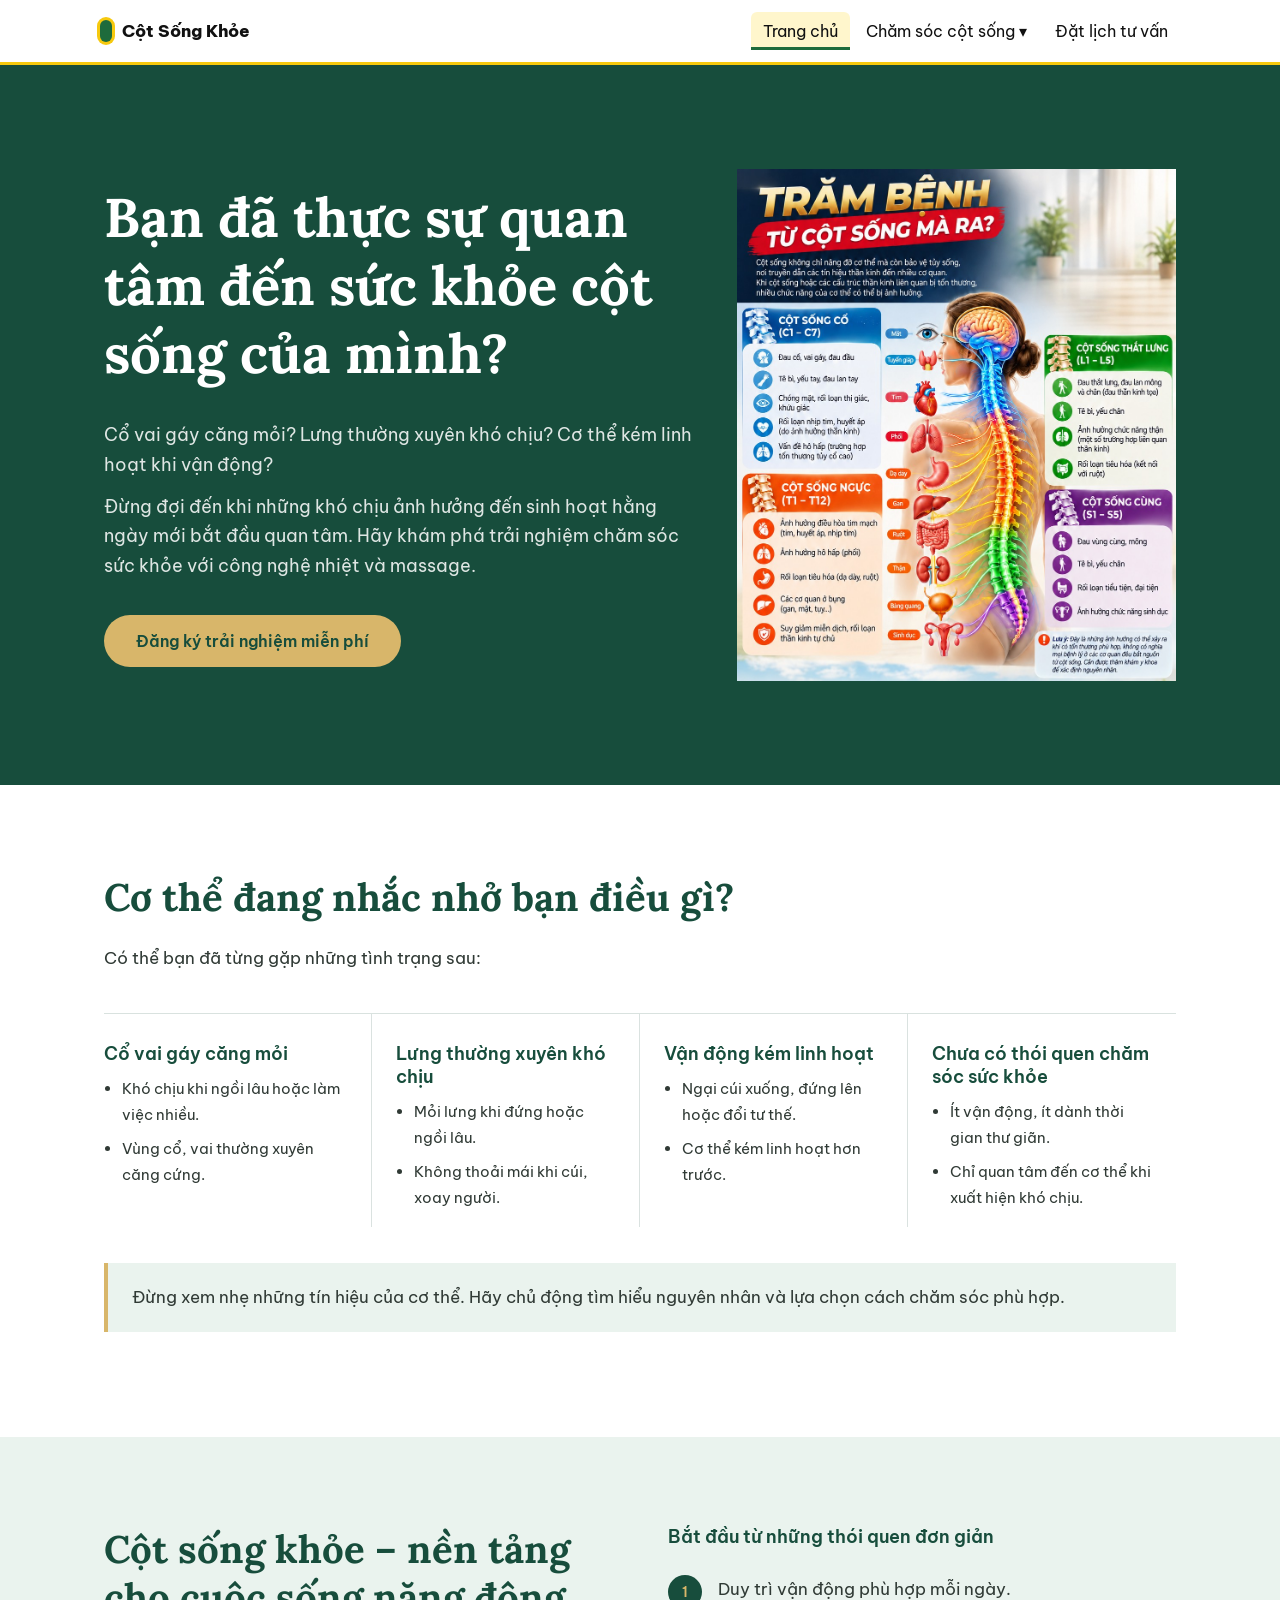
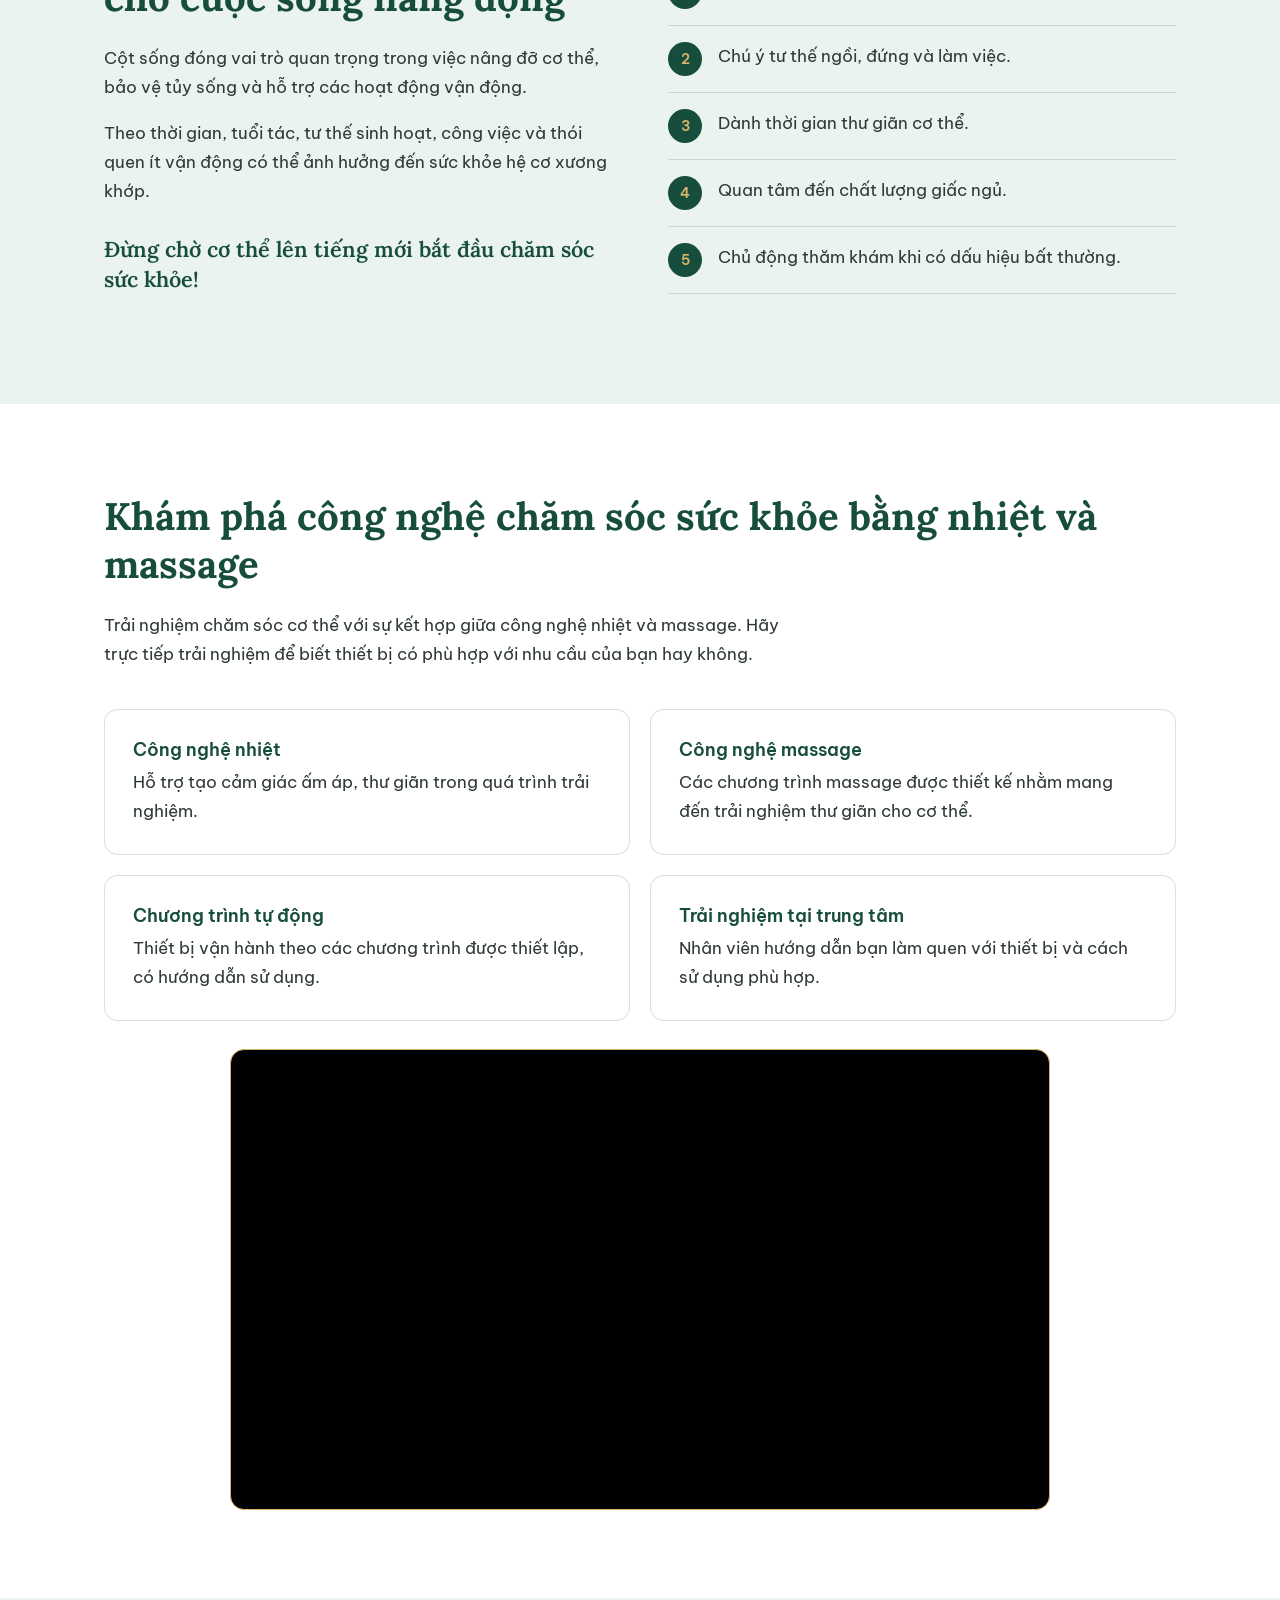
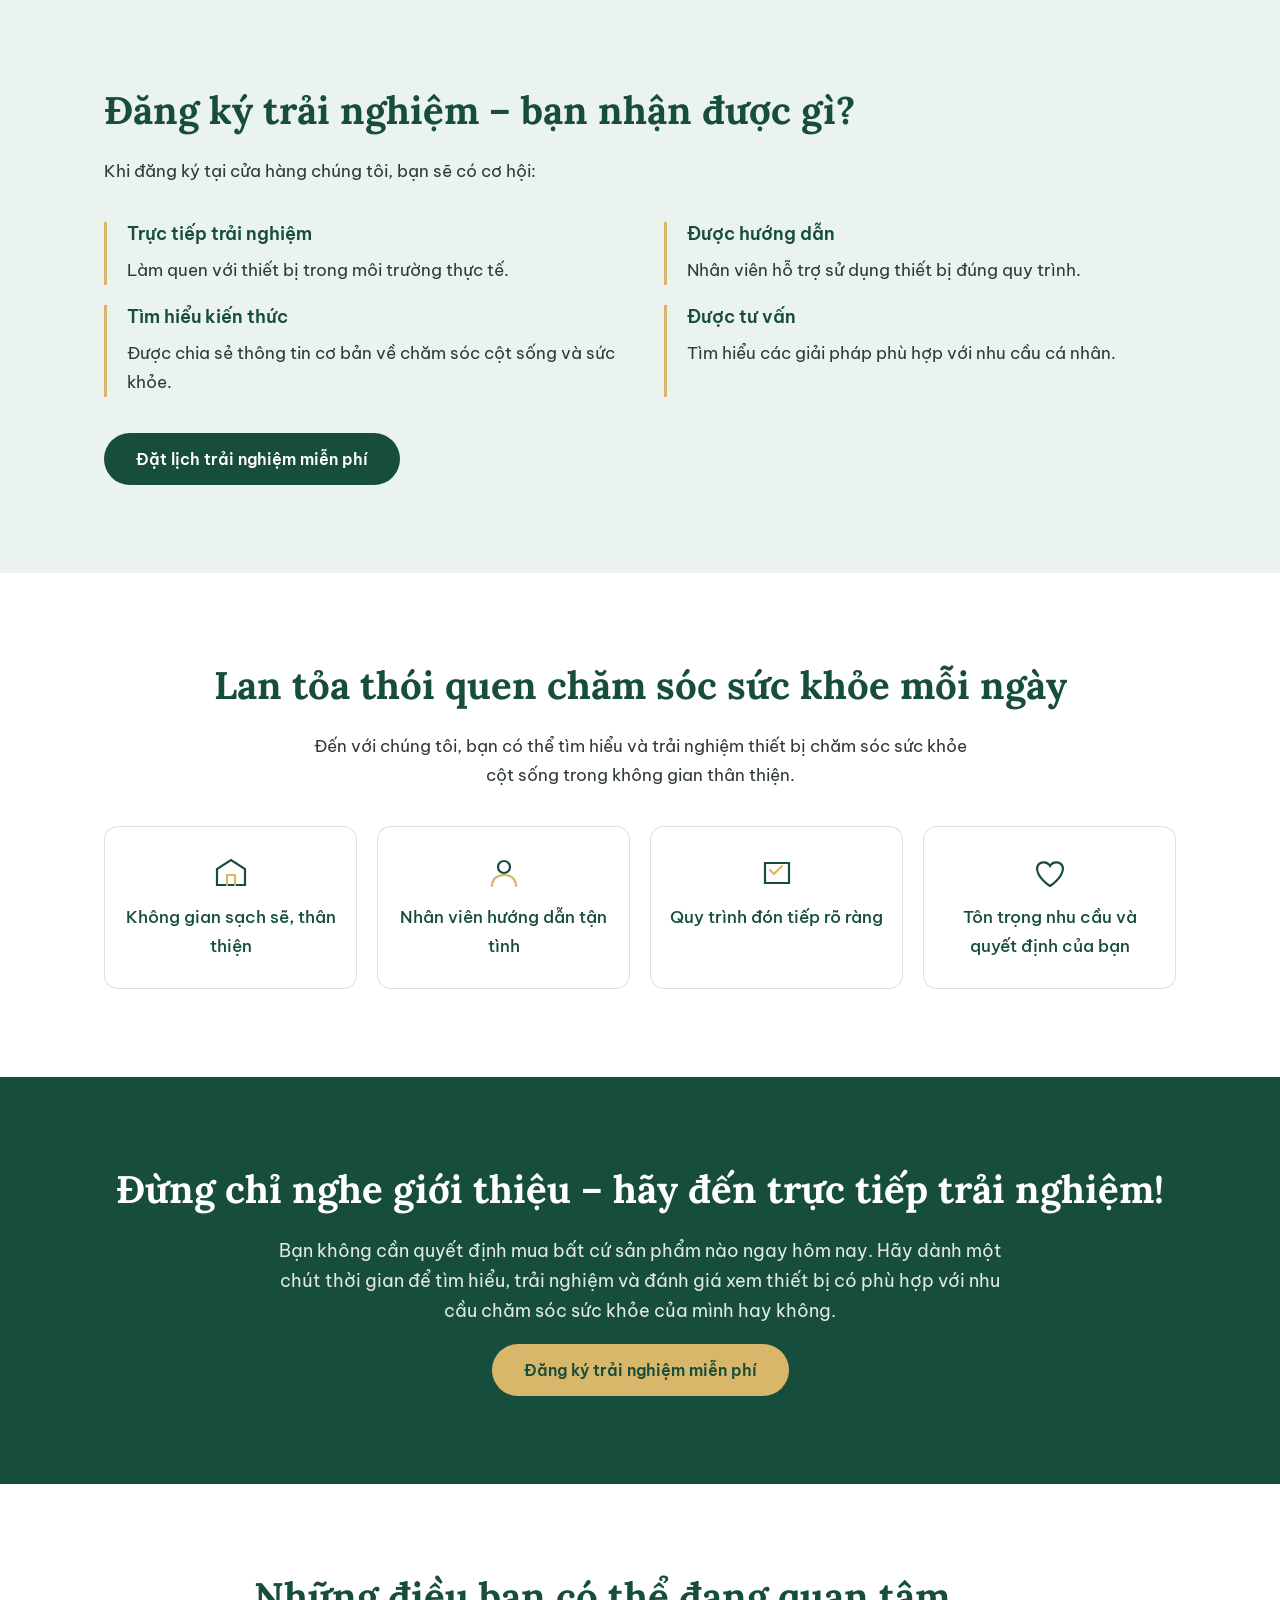
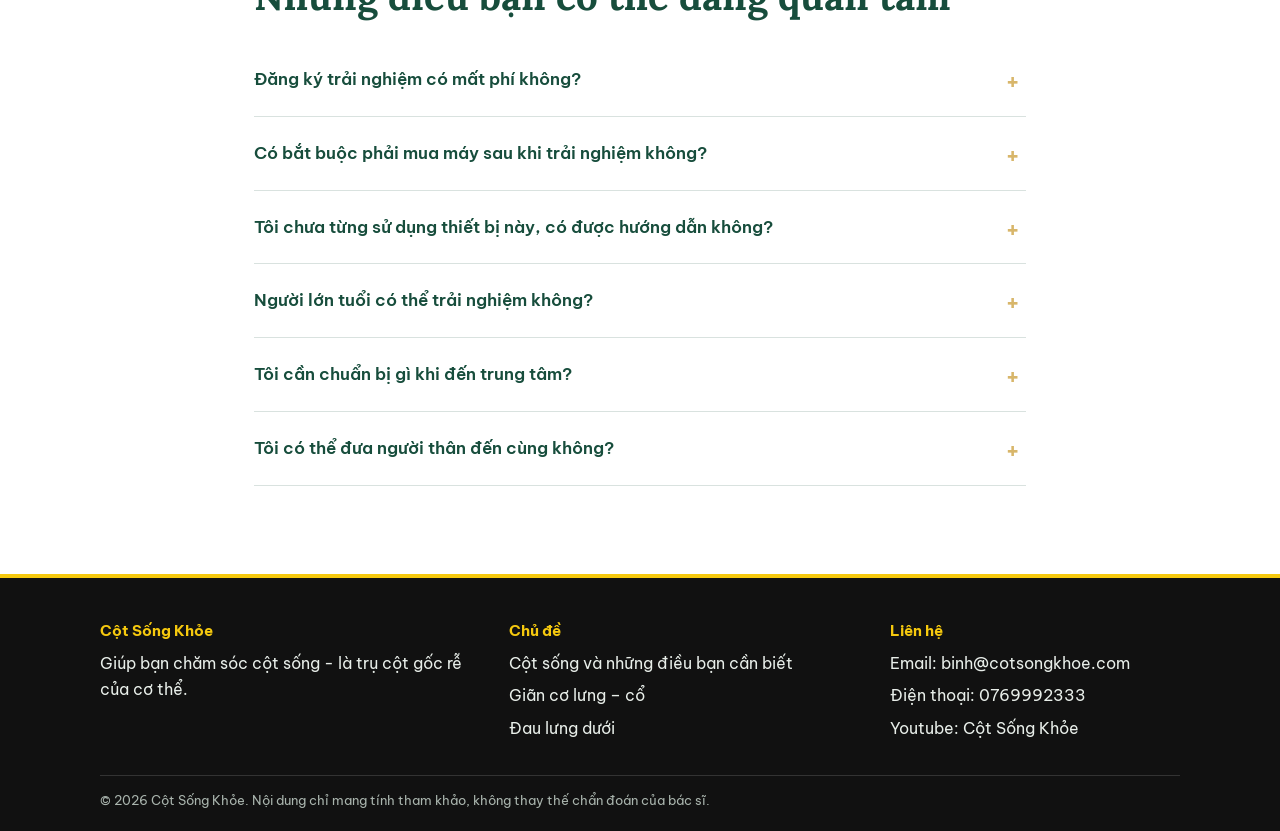
<file: index.html>
<!DOCTYPE html>
<html lang="vi">
<head>
<meta charset="utf-8">
<meta name="viewport" content="width=device-width, initial-scale=1, viewport-fit=cover">
<title>Trải nghiệm chăm sóc cột sống miễn phí – Nha Trang</title>
<link rel="preconnect" href="https://fonts.googleapis.com">
<link rel="stylesheet" href="/site.css">
<link href="https://fonts.googleapis.com/css2?family=Be+Vietnam+Pro:wght@400;500;600&family=Lora:wght@500;600;700&display=swap" rel="stylesheet">
<style>
:root{--green:#174D3C;--white:#FFFFFF;--gold:#D8B66A;--mint:#EAF3EE;--ink:#303A35;--line:rgba(23,77,60,.16);
--serif:'Lora',Georgia,'Times New Roman',serif;--sans:'Be Vietnam Pro',system-ui,-apple-system,'Segoe UI',sans-serif;
box-sizing:border-box;padding-top:env(safe-area-inset-top,0px);padding-bottom:env(safe-area-inset-bottom,0px);color-scheme:light}
html{scroll-behavior:smooth;scroll-padding-top:calc(env(safe-area-inset-top,0px) + 76px)}
*,*::before,*::after{box-sizing:inherit}
body{margin:0;background:var(--white);color:var(--ink);font:400 17px/1.7 var(--sans)}
h1,h2,h3{font-family:var(--serif);color:var(--green);line-height:1.25;margin:0 0 .6em}
h1{font-size:clamp(2rem,5vw,3.4rem);color:var(--white)}
h2{font-size:clamp(1.6rem,3.4vw,2.4rem)}
h3{font-size:1.15rem;font-family:var(--sans);font-weight:600}
p{margin:0 0 1em;max-width:62ch}
a{color:inherit}
:focus-visible{outline:3px solid var(--gold);outline-offset:3px}
.wrap{max-width:1120px;margin:0 auto;padding:0 24px}
section{padding:88px 0}
.btn{display:inline-block;background:var(--gold);color:var(--green);font:600 1rem var(--sans);padding:16px 32px;border-radius:999px;text-decoration:none;border:0;cursor:pointer;transition:transform .2s,background .2s}
.btn:hover{background:#e4c783;transform:translateY(-2px)}
.btn.dark{background:var(--green);color:var(--white)}
.btn.dark:hover{background:#1f604b}
.mint{background:var(--mint)}
.center{text-align:center}.center p{margin-inline:auto}

/* hero */
.hero{background:var(--green);color:var(--white);padding:0;overflow:hidden}
.hero .wrap{display:grid;grid-template-columns:1.15fr .85fr;gap:40px;align-items:center;min-height:min(86vh,720px);padding-top:64px;padding-bottom:64px}
.hero .brand{font:500 .95rem var(--sans);color:var(--gold);margin-bottom:24px}
.hero p{color:rgba(255,255,255,.86);font-size:1.1rem}
.hero .lead{margin-bottom:12px}
.hero .btn{margin-top:16px}
.spine{width:100%;max-width:600px;height: auto;display:block}
.spine .bone{animation:glow 3.2s ease-in-out infinite}
@keyframes glow{50%{opacity:.45}}

/* problems */
.grid4{display:grid;grid-template-columns:repeat(4,1fr);gap:0;margin-top:40px;border-top:1px solid var(--line)}
.prob{padding:28px 24px 8px 0;border-right:1px solid var(--line);padding-left:24px}
.prob:first-child{padding-left:0}.prob:last-child{border-right:0}
.prob svg{width:44px;height:44px;margin-bottom:12px}
.prob ul{margin:0;padding-left:18px;font-size:.96rem}
.prob li{margin-bottom:8px}
.note{margin-top:36px;padding:20px 24px;border-left:4px solid var(--gold);background:var(--mint);max-width:none}

/* education */
.edu{display:grid;grid-template-columns:1fr 1fr;gap:56px;align-items:start}
.habits{list-style:none;margin:0;padding:0;counter-reset:h}
.habits li{counter-increment:h;display:flex;gap:16px;padding:16px 0;border-bottom:1px solid var(--line)}
.habits li::before{content:counter(h);flex:none;width:34px;height:34px;border-radius:50%;background:var(--green);color:var(--gold);display:grid;place-items:center;font:600 .9rem var(--sans)}
.quote{font:600 1.35rem/1.4 var(--serif);color:var(--green);margin-top:28px}

/* solution */
.feat{display:grid;grid-template-columns:repeat(2,1fr);gap:20px;margin-top:40px}
.feat div{background:var(--white);border:1px solid var(--line);border-radius:14px;padding:28px}
.feat h3{margin-bottom:.4em}
.feat p{margin:0}

/* benefits */
.ben{display:grid;grid-template-columns:repeat(2,1fr);gap:20px 48px;margin:36px 0}
.ben div{padding-left:20px;border-left:3px solid var(--gold)}
.ben p{margin:0}
.badge{display:inline-block;background:var(--green);color:var(--white);padding:10px 20px;border-radius:8px;font-weight:500;margin-bottom:12px}

/* trust */
.trust{display:grid;grid-template-columns:repeat(4,1fr);gap:20px;margin-top:36px}
.trust div{text-align:center;padding:28px 16px;border:1px solid var(--line);border-radius:14px;background:var(--white);font-weight:500;color:var(--green)}
.trust svg{width:36px;height:36px;display:block;margin:0 auto 12px}
.ph{margin-top:28px;border:1.5px dashed var(--gold);border-radius:14px;padding:28px;text-align:center;font-size:.95rem;background:rgba(216,182,106,.1)}

/* cta */
.cta{background:var(--green);color:var(--white)}
.cta h2{color:var(--white)}
.cta p{color:rgba(255,255,255,.88);font-size:1.1rem}

/* faq */
details{border-bottom:1px solid var(--line);padding:4px 0}
summary{cursor:pointer;font-weight:600;color:var(--green);padding:18px 40px 18px 0;list-style:none;position:relative}
summary::-webkit-details-marker{display:none}
summary::after{content:"+";position:absolute;right:6px;top:14px;font-size:1.5rem;color:var(--gold);transition:transform .25s}
details[open] summary::after{transform:rotate(45deg)}
details p{padding-bottom:12px}

@media(max-width:900px){
 section{padding:64px 0}
 .hero .wrap{grid-template-columns:1fr;min-height:0}
 .spine{max-width:100%;order:0;margin-top:8px;border-radius:12px}
 .grid4{grid-template-columns:1fr 1fr}
 .prob{padding:24px 16px 8px}.prob:first-child{padding-left:16px}
 .prob:nth-child(2){border-right:0}
 .prob:nth-child(-n+2){border-bottom:1px solid var(--line)}
 .edu,.feat,.ben{grid-template-columns:1fr}
 .trust{grid-template-columns:1fr 1fr}
}
@media(max-width:520px){.grid4{grid-template-columns:1fr}.prob{border-right:0;border-bottom:1px solid var(--line);padding-left:0!important}}
@media(prefers-reduced-motion:reduce){.spine .bone{animation:none}html{scroll-behavior:auto}.btn{transition:none}}
 .video{
  position:relative;
  aspect-ratio:16/9;
  width:100%;
  max-width:820px;
  margin:28px auto 0;
  border-radius:14px;
  overflow:hidden;
  border:1.5px solid var(--gold);
  background:#000;
}
.video iframe{
  position:absolute;
  inset:0;
  width:100%;
  height:100%;
  border:0;
}
</style>
</head>
<body>

<div id="site-header"></div>

<header class="hero">
 <div class="wrap">
  <div>
   <h1>Bạn đã thực sự quan tâm đến sức khỏe cột sống của mình?</h1>
   <p class="lead">Cổ vai gáy căng mỏi? Lưng thường xuyên khó chịu? Cơ thể kém linh hoạt khi vận động?</p>
   <p>Đừng đợi đến khi những khó chịu ảnh hưởng đến sinh hoạt hằng ngày mới bắt đầu quan tâm. Hãy khám phá trải nghiệm chăm sóc sức khỏe với công nghệ nhiệt và massage.</p>
   <a class="btn" href="/lien-he.html">Đăng ký trải nghiệm miễn phí</a>
  </div>
  <img class="spine" src="/Images/tram-benh-tu-cot-song-1.jpg" alt="Minh họa cột sống">
 </div>
</header>

<section>
 <div class="wrap">
  <h2>Cơ thể đang nhắc nhở bạn điều gì?</h2>
  <p>Có thể bạn đã từng gặp những tình trạng sau:</p>
  <div class="grid4">
   <div class="prob">
    <h3>Cổ vai gáy căng mỏi</h3>
    <ul><li>Khó chịu khi ngồi lâu hoặc làm việc nhiều.</li><li>Vùng cổ, vai thường xuyên căng cứng.</li></ul>
   </div>
   <div class="prob">
    <h3>Lưng thường xuyên khó chịu</h3>
    <ul><li>Mỏi lưng khi đứng hoặc ngồi lâu.</li><li>Không thoải mái khi cúi, xoay người.</li></ul>
   </div>
   <div class="prob">
    <h3>Vận động kém linh hoạt</h3>
    <ul><li>Ngại cúi xuống, đứng lên hoặc đổi tư thế.</li><li>Cơ thể kém linh hoạt hơn trước.</li></ul>
   </div>
   <div class="prob">
    <h3>Chưa có thói quen chăm sóc sức khỏe</h3>
    <ul><li>Ít vận động, ít dành thời gian thư giãn.</li><li>Chỉ quan tâm đến cơ thể khi xuất hiện khó chịu.</li></ul>
   </div>
  </div>
  <p class="note">Đừng xem nhẹ những tín hiệu của cơ thể. Hãy chủ động tìm hiểu nguyên nhân và lựa chọn cách chăm sóc phù hợp.</p>
 </div>
</section>

<section class="mint">
 <div class="wrap edu">
  <div>
   <h2>Cột sống khỏe – nền tảng cho cuộc sống năng động</h2>
   <p>Cột sống đóng vai trò quan trọng trong việc nâng đỡ cơ thể, bảo vệ tủy sống và hỗ trợ các hoạt động vận động.</p>
   <p>Theo thời gian, tuổi tác, tư thế sinh hoạt, công việc và thói quen ít vận động có thể ảnh hưởng đến sức khỏe hệ cơ xương khớp.</p>
   <p class="quote">Đừng chờ cơ thể lên tiếng mới bắt đầu chăm sóc sức khỏe!</p>
  </div>
  <div>
   <h3>Bắt đầu từ những thói quen đơn giản</h3>
   <ul class="habits">
    <li>Duy trì vận động phù hợp mỗi ngày.</li>
    <li>Chú ý tư thế ngồi, đứng và làm việc.</li>
    <li>Dành thời gian thư giãn cơ thể.</li>
    <li>Quan tâm đến chất lượng giấc ngủ.</li>
    <li>Chủ động thăm khám khi có dấu hiệu bất thường.</li>
   </ul>
  </div>
 </div>
</section>

<section>
 <div class="wrap">
  <h2>Khám phá công nghệ chăm sóc sức khỏe bằng nhiệt và massage</h2>
  <p>Trải nghiệm chăm sóc cơ thể với sự kết hợp giữa công nghệ nhiệt và massage. Hãy trực tiếp trải nghiệm để biết thiết bị có phù hợp với nhu cầu của bạn hay không.</p>
  <div class="feat">
   <div><h3>Công nghệ nhiệt</h3><p>Hỗ trợ tạo cảm giác ấm áp, thư giãn trong quá trình trải nghiệm.</p></div>
   <div><h3>Công nghệ massage</h3><p>Các chương trình massage được thiết kế nhằm mang đến trải nghiệm thư giãn cho cơ thể.</p></div>
   <div><h3>Chương trình tự động</h3><p>Thiết bị vận hành theo các chương trình được thiết lập, có hướng dẫn sử dụng.</p></div>
   <div><h3>Trải nghiệm tại trung tâm</h3><p>Nhân viên hướng dẫn bạn làm quen với thiết bị và cách sử dụng phù hợp.</p></div>
  </div>
  <div class="video">
  <iframe src="https://www.youtube.com/embed/videoseries?list=PLRM0V04ns9STuxp0DXYKiuAn6XkUgAwUK"
          title="Video giới thiệu trải nghiệm chăm sóc cột sống"
          loading="lazy"
          allow="accelerometer; autoplay; clipboard-write; encrypted-media; gyroscope; picture-in-picture"
          allowfullscreen></iframe>
 </div>
 </div>
</section>

<section class="mint">
 <div class="wrap">
  <h2>Đăng ký trải nghiệm – bạn nhận được gì?</h2>
  <p>Khi đăng ký tại cửa hàng chúng tôi, bạn sẽ có cơ hội:</p>
  <div class="ben">
   <div><h3>Trực tiếp trải nghiệm</h3><p>Làm quen với thiết bị trong môi trường thực tế.</p></div>
   <div><h3>Được hướng dẫn</h3><p>Nhân viên hỗ trợ sử dụng thiết bị đúng quy trình.</p></div>
   <div><h3>Tìm hiểu kiến thức</h3><p>Được chia sẻ thông tin cơ bản về chăm sóc cột sống và sức khỏe.</p></div>
   <div><h3>Được tư vấn</h3><p>Tìm hiểu các giải pháp phù hợp với nhu cầu cá nhân.</p></div>
  </div>
  <a class="btn dark" href="/lien-he.html">Đặt lịch trải nghiệm miễn phí</a>
 </div>
</section>

<section>
 <div class="wrap center">
  <h2>Lan tỏa thói quen chăm sóc sức khỏe mỗi ngày</h2>
  <p>Đến với chúng tôi, bạn có thể tìm hiểu và trải nghiệm thiết bị chăm sóc sức khỏe cột sống trong không gian thân thiện.</p>
  <div class="trust">
   <div><svg viewBox="0 0 36 36" fill="none" stroke="#174D3C" stroke-width="2.2" stroke-linecap="round"><path d="M4 30V14l14-9 14 9v16z"/><path d="M14 30V20h8v10" stroke="#D8B66A"/></svg>Không gian sạch sẽ, thân thiện</div>
   <div><svg viewBox="0 0 36 36" fill="none" stroke="#174D3C" stroke-width="2.2" stroke-linecap="round"><circle cx="18" cy="12" r="6"/><path d="M6 31c0-7 5-11 12-11s12 4 12 11" stroke="#D8B66A"/></svg>Nhân viên hướng dẫn tận tình</div>
   <div><svg viewBox="0 0 36 36" fill="none" stroke="#174D3C" stroke-width="2.2" stroke-linecap="round"><path d="M6 8h24v20H6z"/><path d="M11 15l4 4 8-8" stroke="#D8B66A"/></svg>Quy trình đón tiếp rõ ràng</div>
   <div><svg viewBox="0 0 36 36" fill="none" stroke="#174D3C" stroke-width="2.2" stroke-linecap="round"><path d="M18 31S5 23 5 13a7 7 0 0113-2 7 7 0 0113 2c0 10-13 18-13 18z"/></svg>Tôn trọng nhu cầu và quyết định của bạn</div>
  </div>
 </div>
</section>

<section class="cta">
 <div class="wrap center">
  <h2>Đừng chỉ nghe giới thiệu – hãy đến trực tiếp trải nghiệm!</h2>
  <p>Bạn không cần quyết định mua bất cứ sản phẩm nào ngay hôm nay. Hãy dành một chút thời gian để tìm hiểu, trải nghiệm và đánh giá xem thiết bị có phù hợp với nhu cầu chăm sóc sức khỏe của mình hay không.</p>
  <a class="btn" href="/lien-he.html">Đăng ký trải nghiệm miễn phí</a>
 </div>
</section>

<section>
 <div class="wrap" style="max-width:820px">
  <h2>Những điều bạn có thể đang quan tâm</h2>
  <details><summary>Đăng ký trải nghiệm có mất phí không?</summary><p>Không. Trung tâm áp dụng chương trình trải nghiệm miễn phí theo điều kiện chương trình hiện hành.</p></details>
  <details><summary>Có bắt buộc phải mua máy sau khi trải nghiệm không?</summary><p>Không. Bạn có toàn quyền tìm hiểu, trải nghiệm và quyết định mua hay không.</p></details>
  <details><summary>Tôi chưa từng sử dụng thiết bị này, có được hướng dẫn không?</summary><p>Có. Nhân viên sẽ hướng dẫn bạn làm quen và sử dụng thiết bị theo quy trình.</p></details>
  <details><summary>Người lớn tuổi có thể trải nghiệm không?</summary><p>Tùy tình trạng sức khỏe và hướng dẫn sử dụng của thiết bị. Trung tâm sẽ trao đổi trước để đánh giá mức độ phù hợp; một số trường hợp cần hỏi ý kiến bác sĩ.</p></details>
  <details><summary>Tôi cần chuẩn bị gì khi đến trung tâm?</summary><p>Bạn chỉ cần đặt lịch trước và đến theo thời gian đã xác nhận.</p></details>
  <details><summary>Tôi có thể đưa người thân đến cùng không?</summary><p>Có thể đăng ký cho người thân cùng đến trải nghiệm. Vui lòng trao đổi trước với nhân viên để sắp xếp lịch.</p></details>
 </div>
</section>
  
<div id="site-footer"></div>
<script src="/site.js"></script>
</body>
</html>
</file>
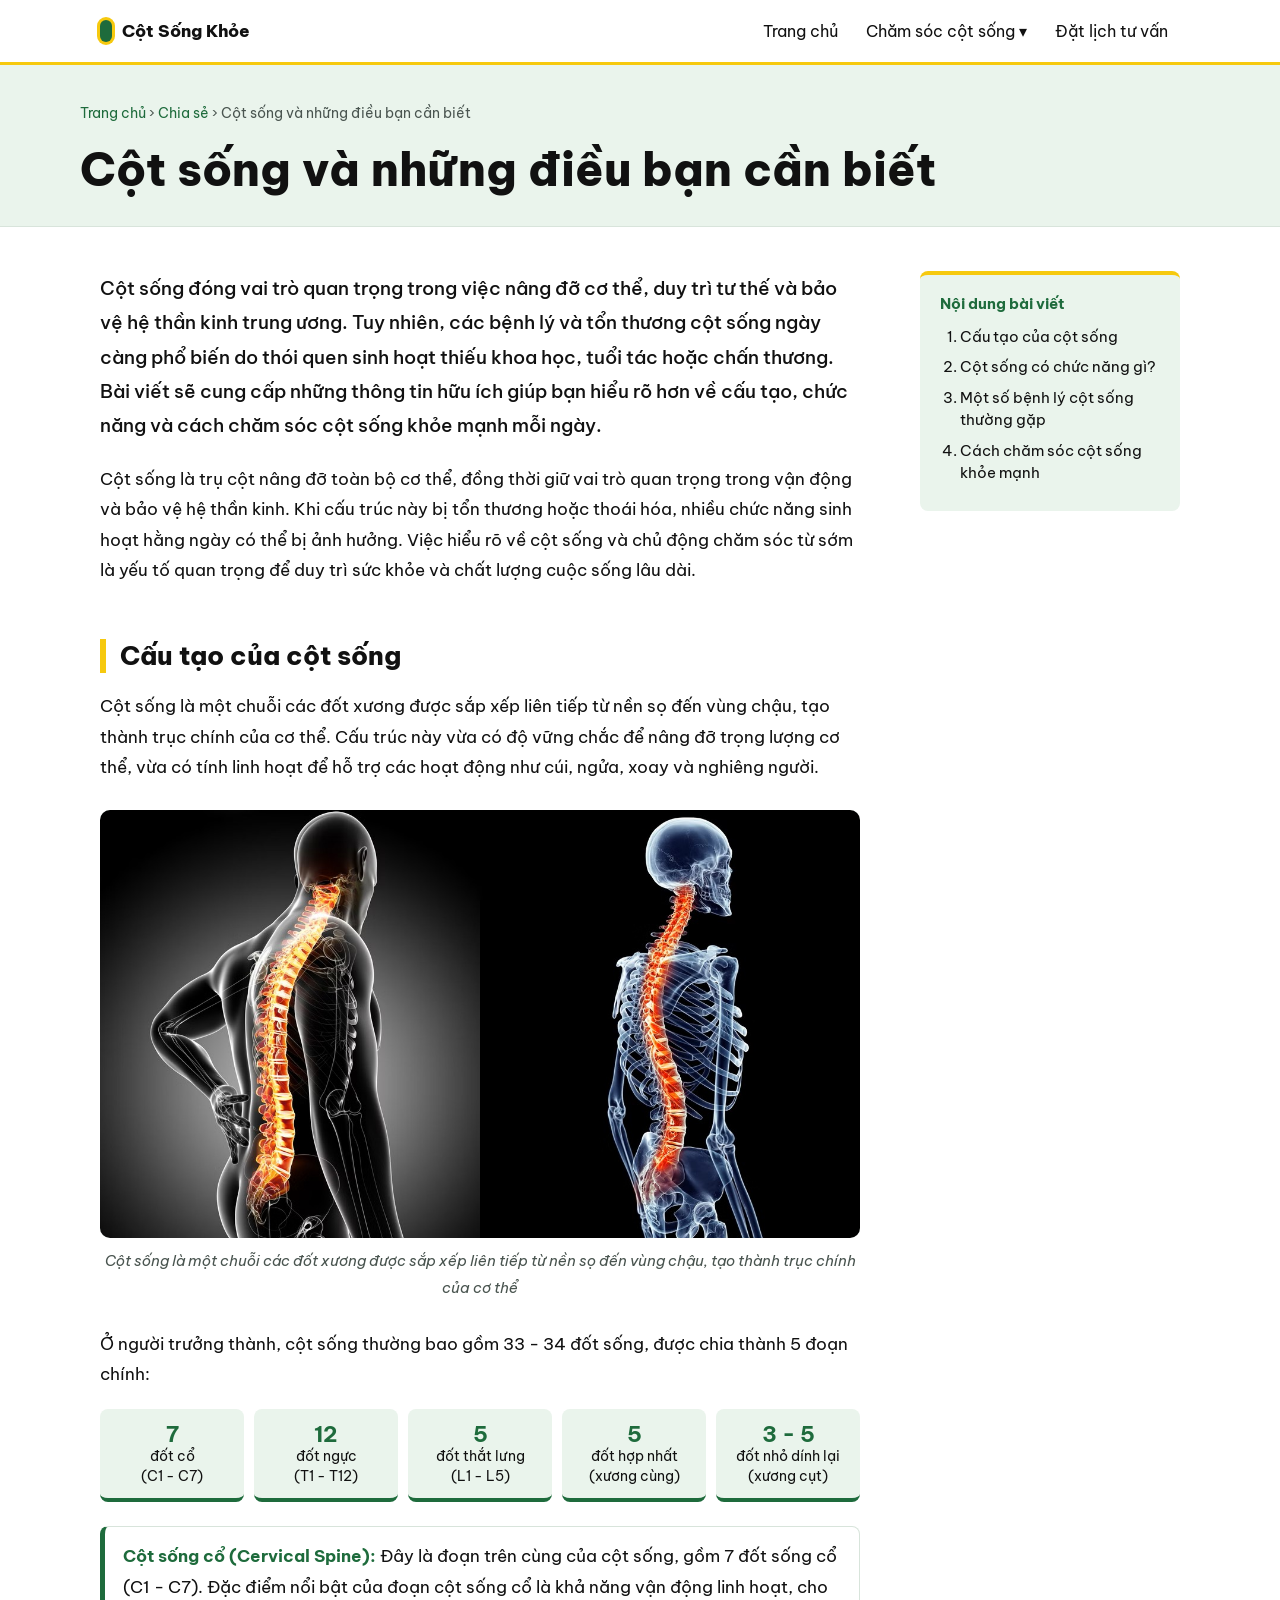
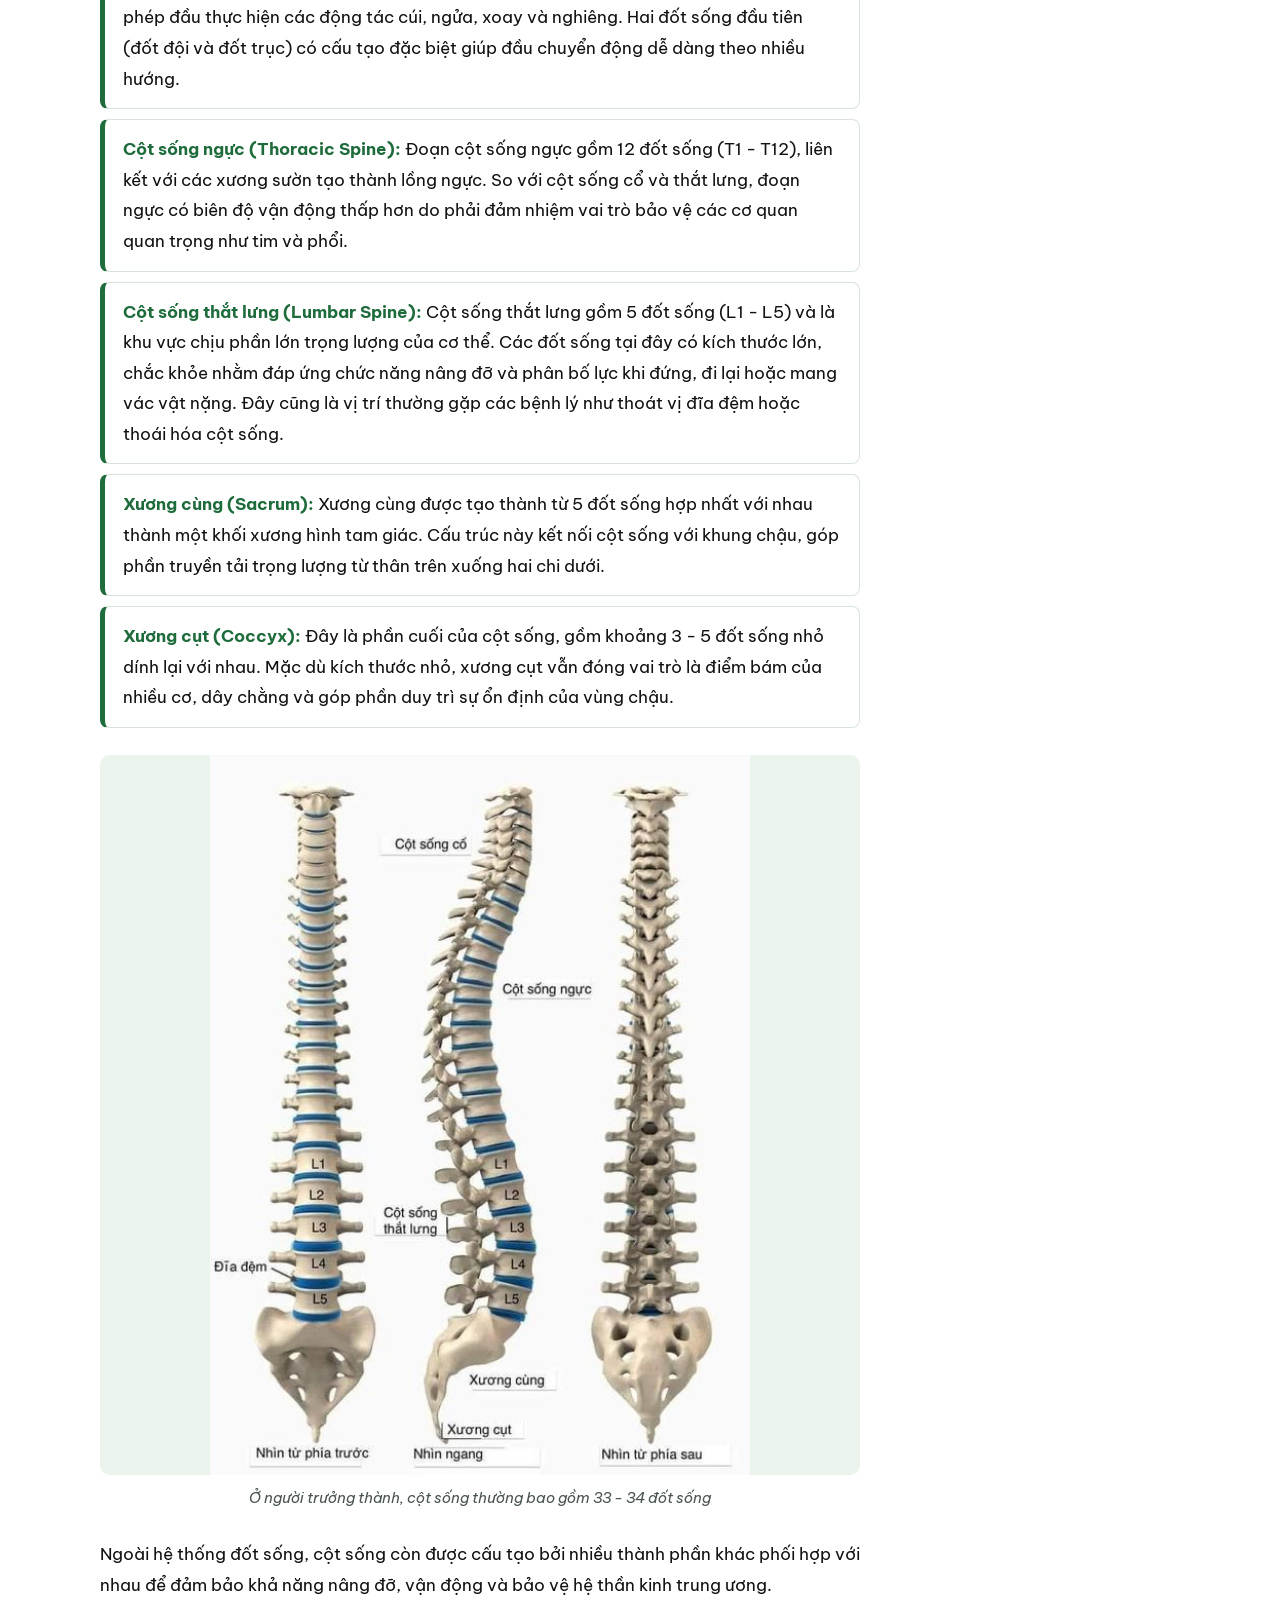
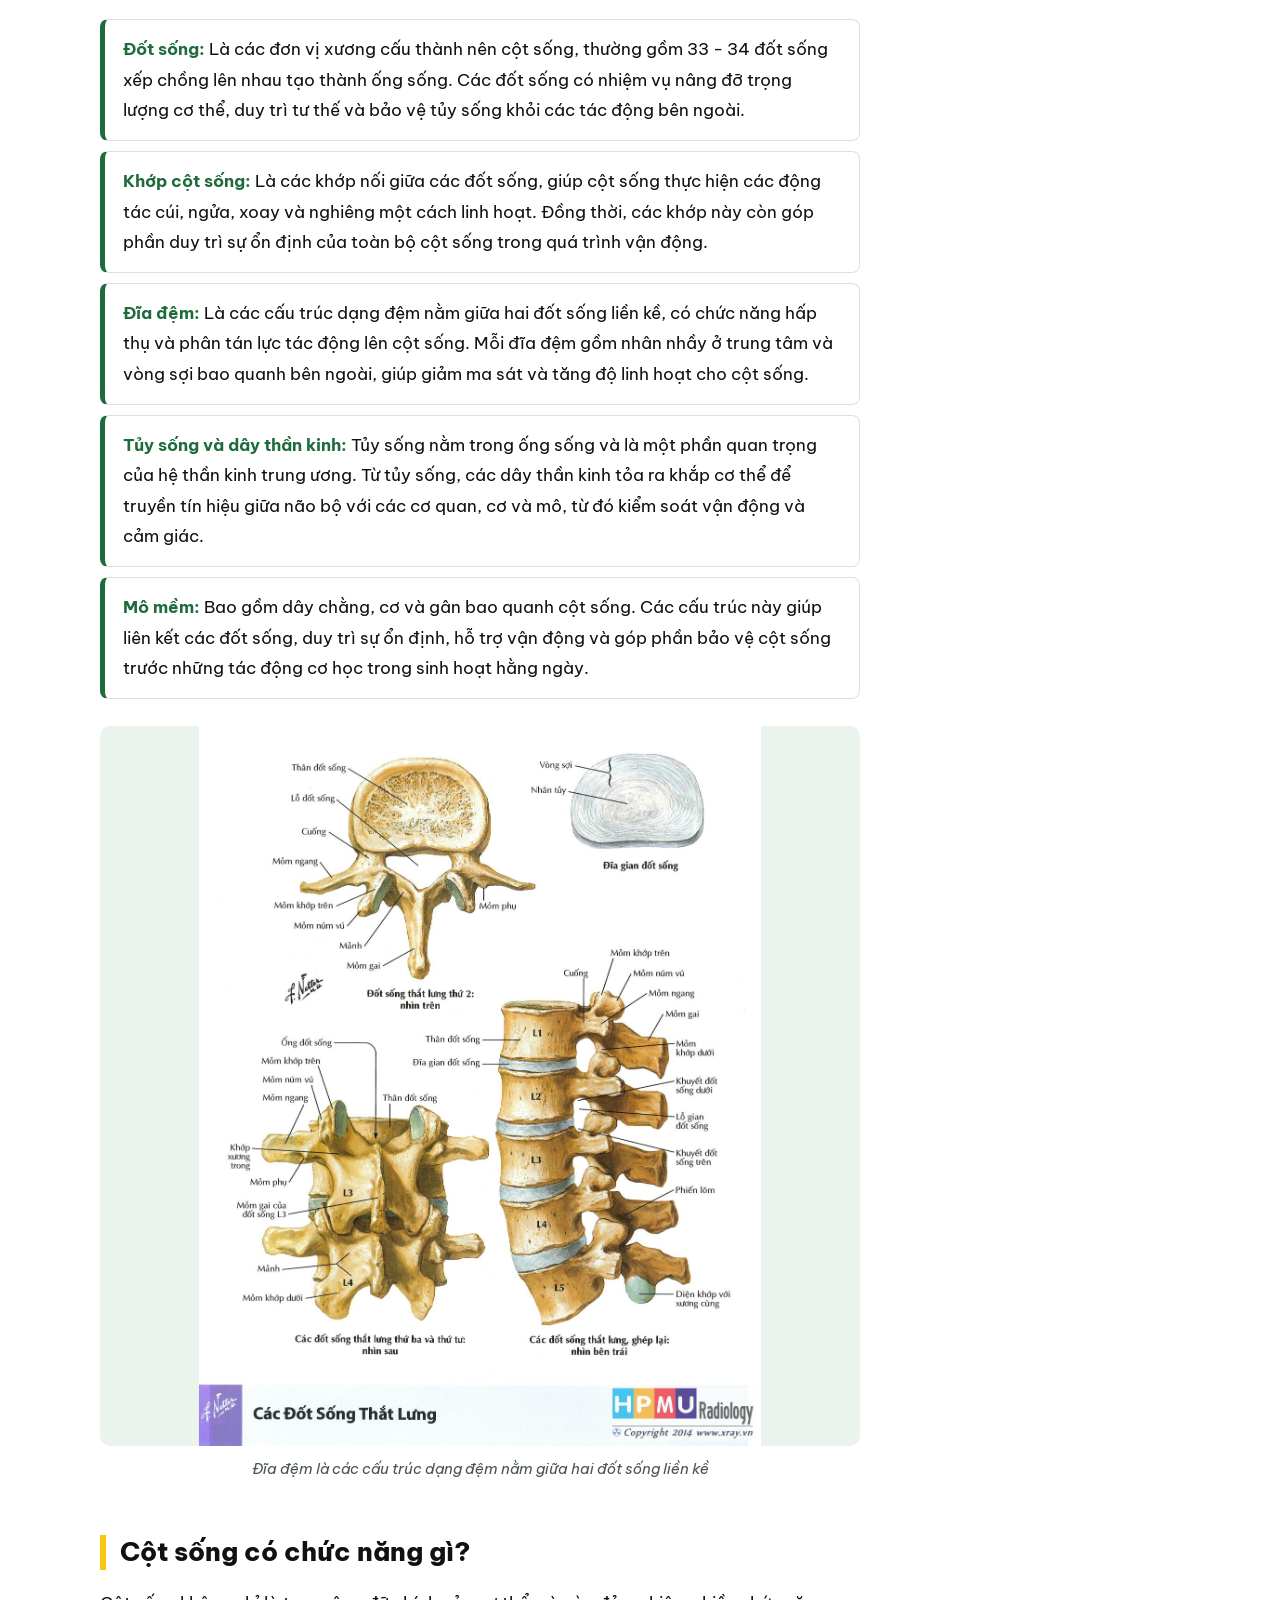
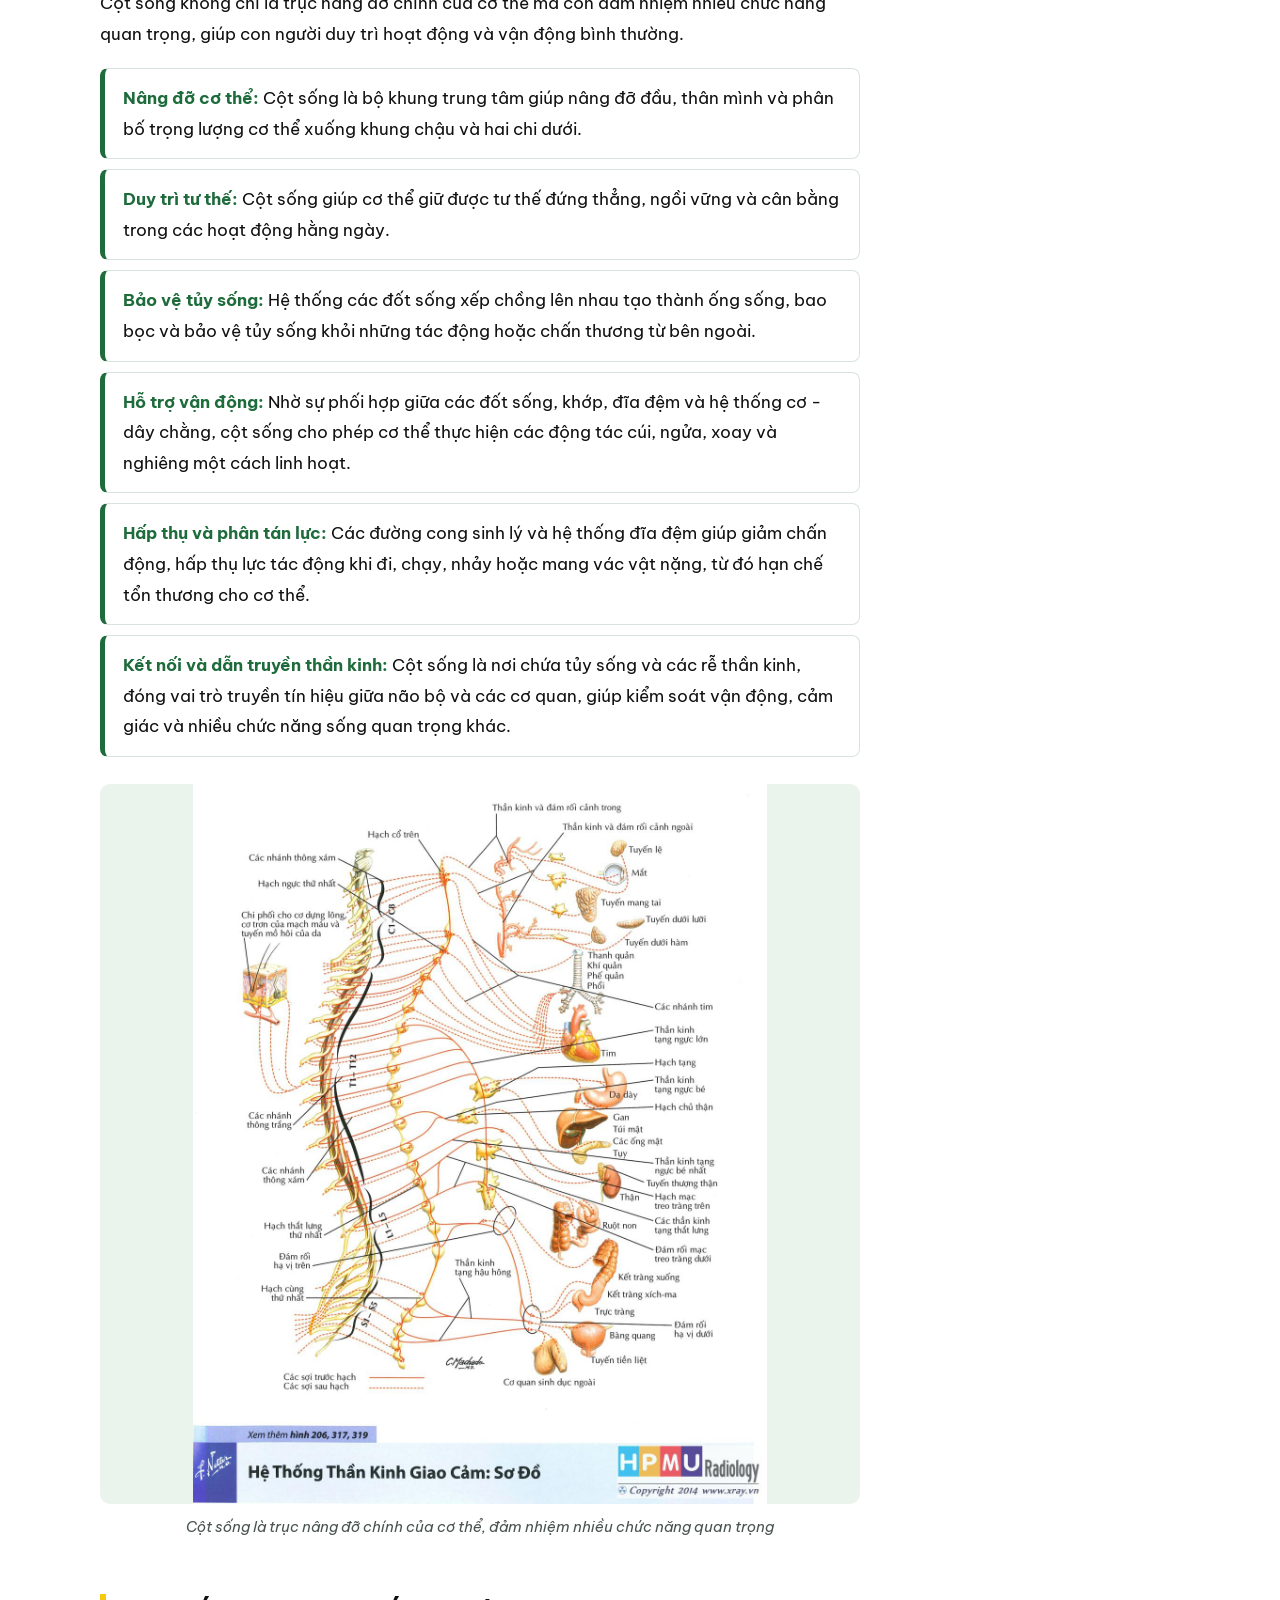
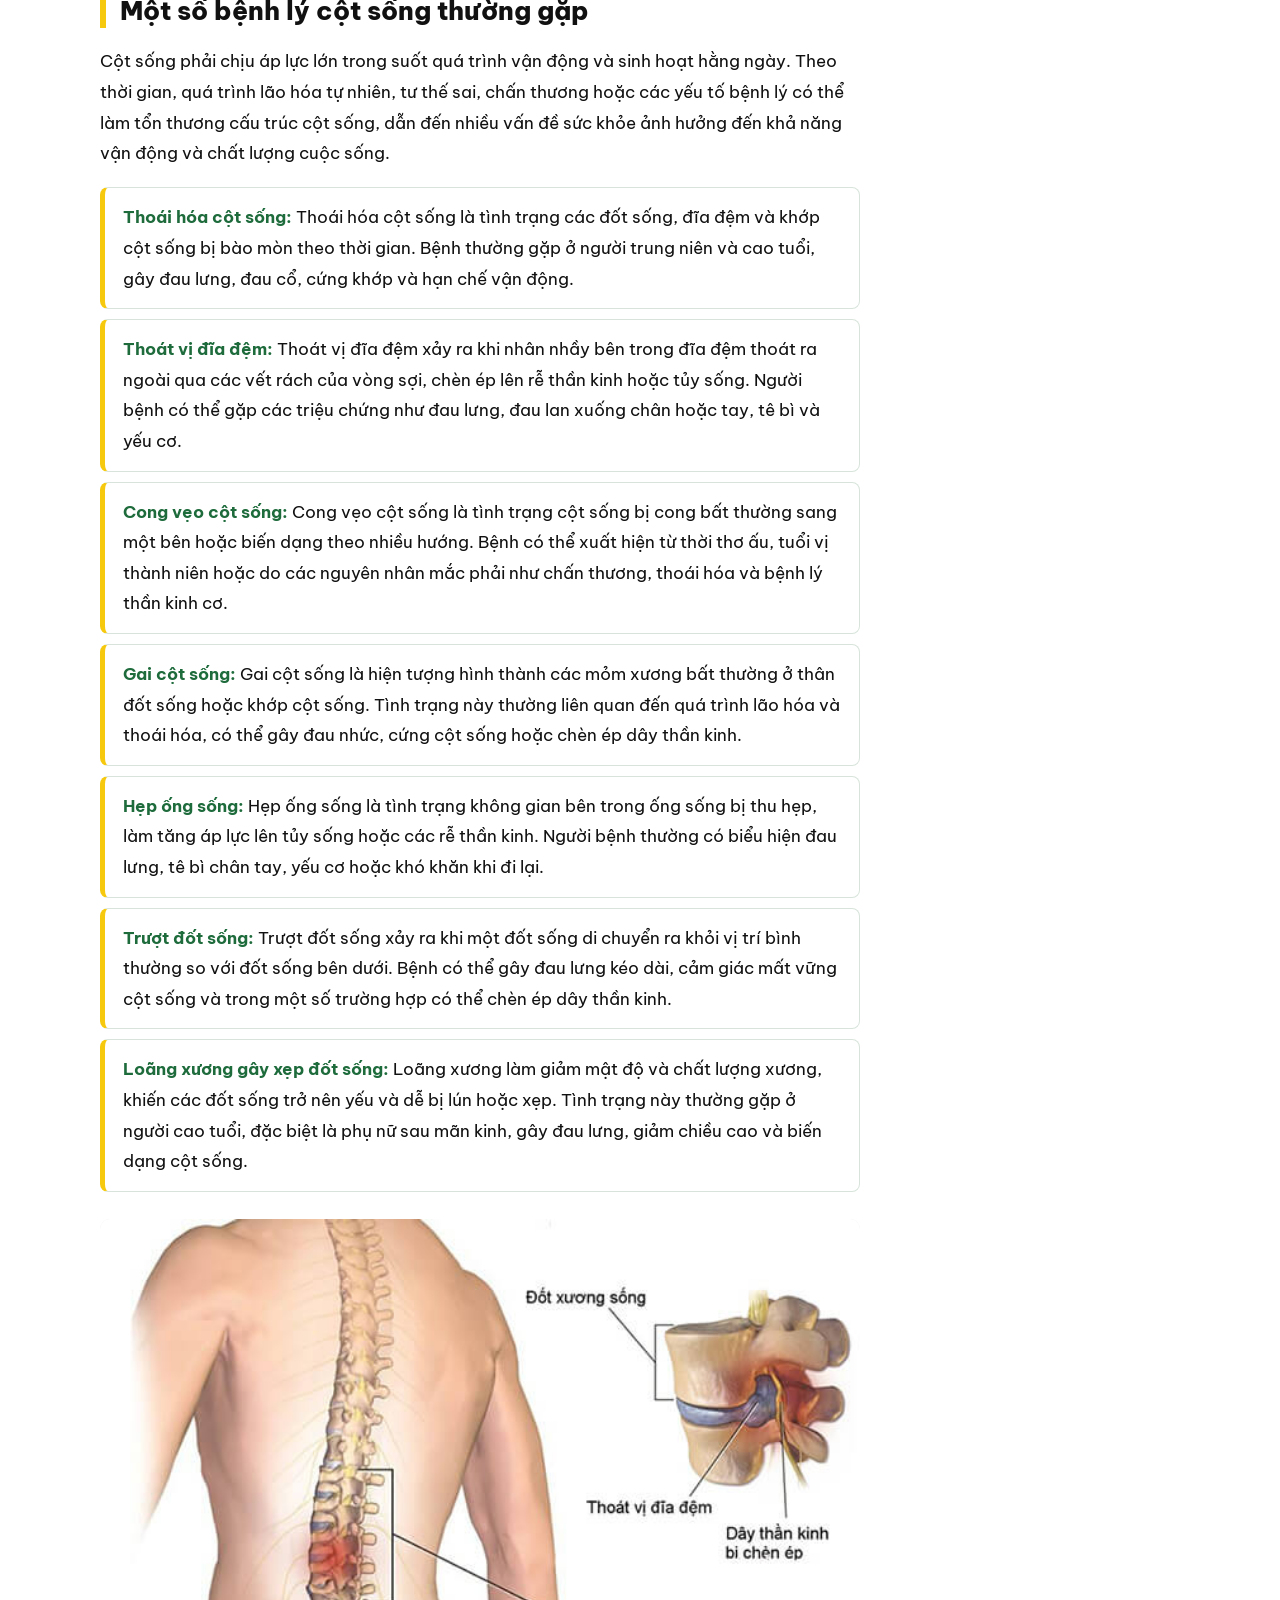
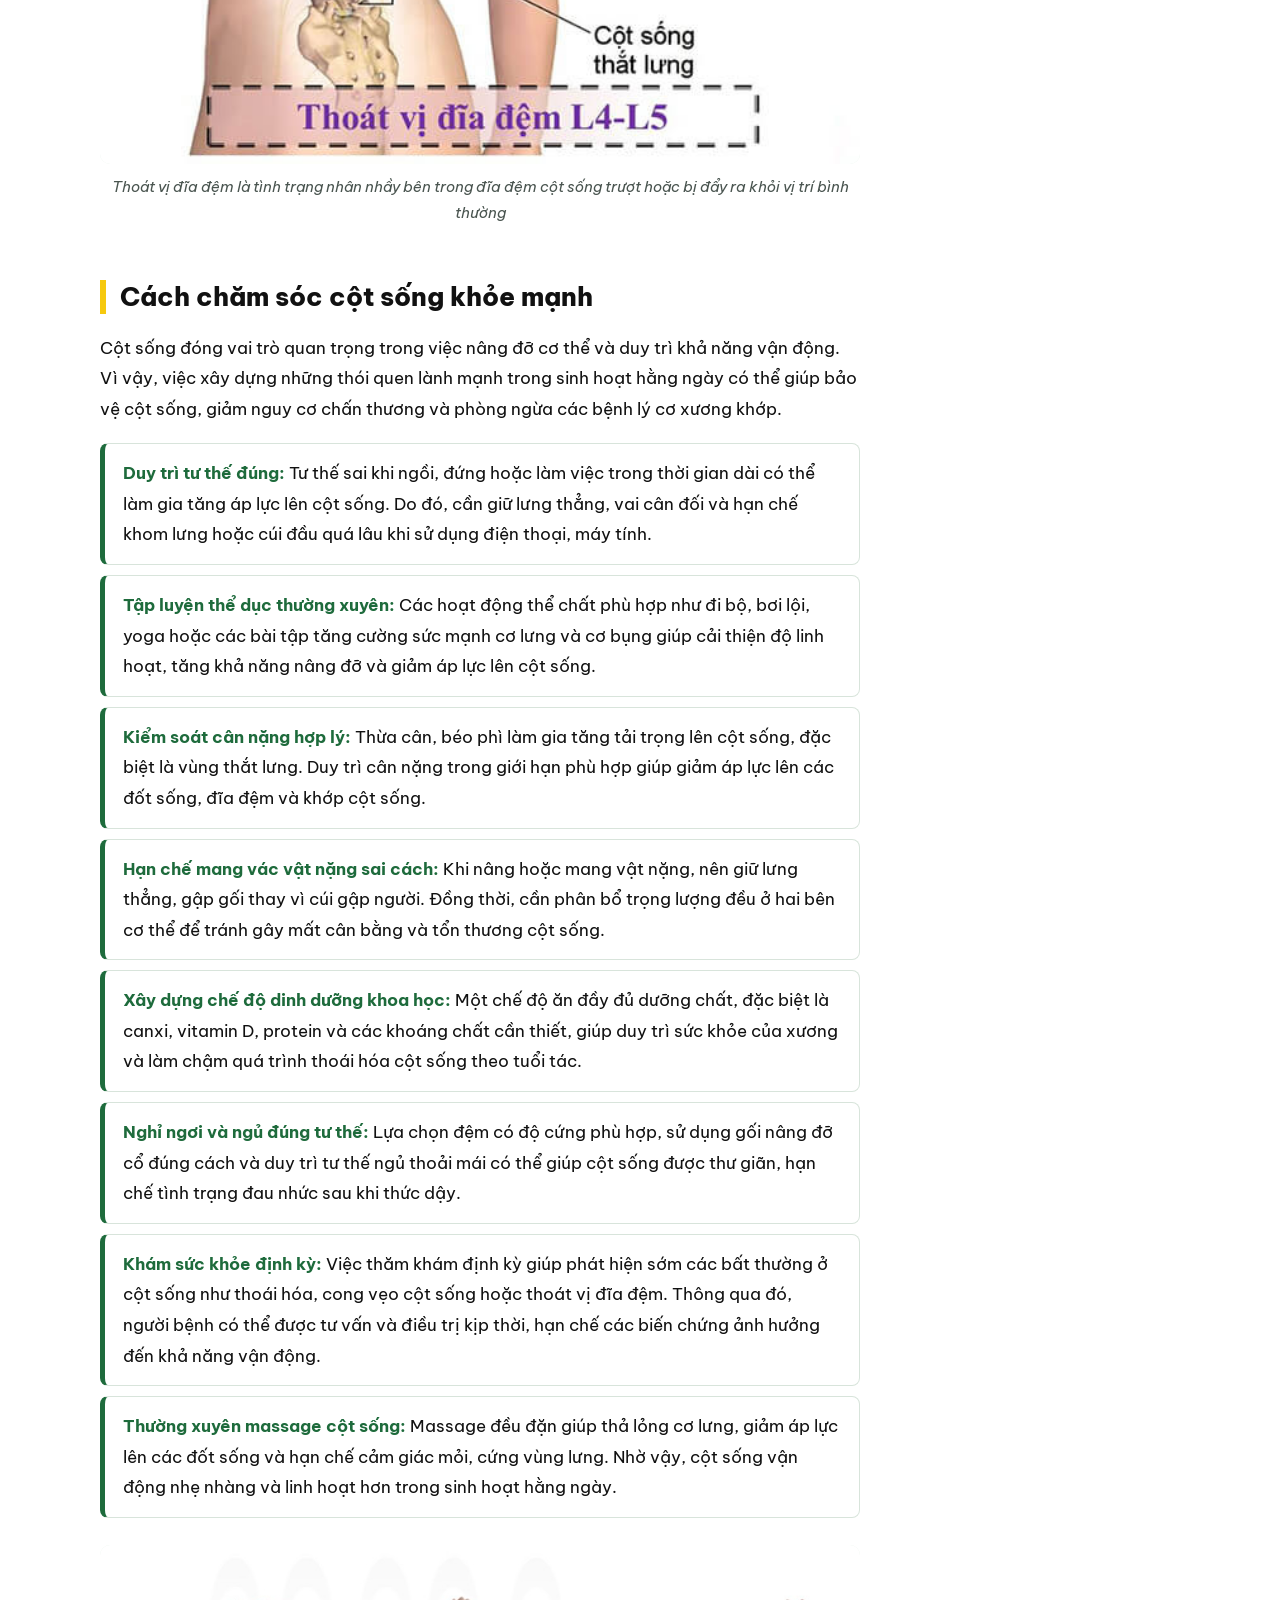
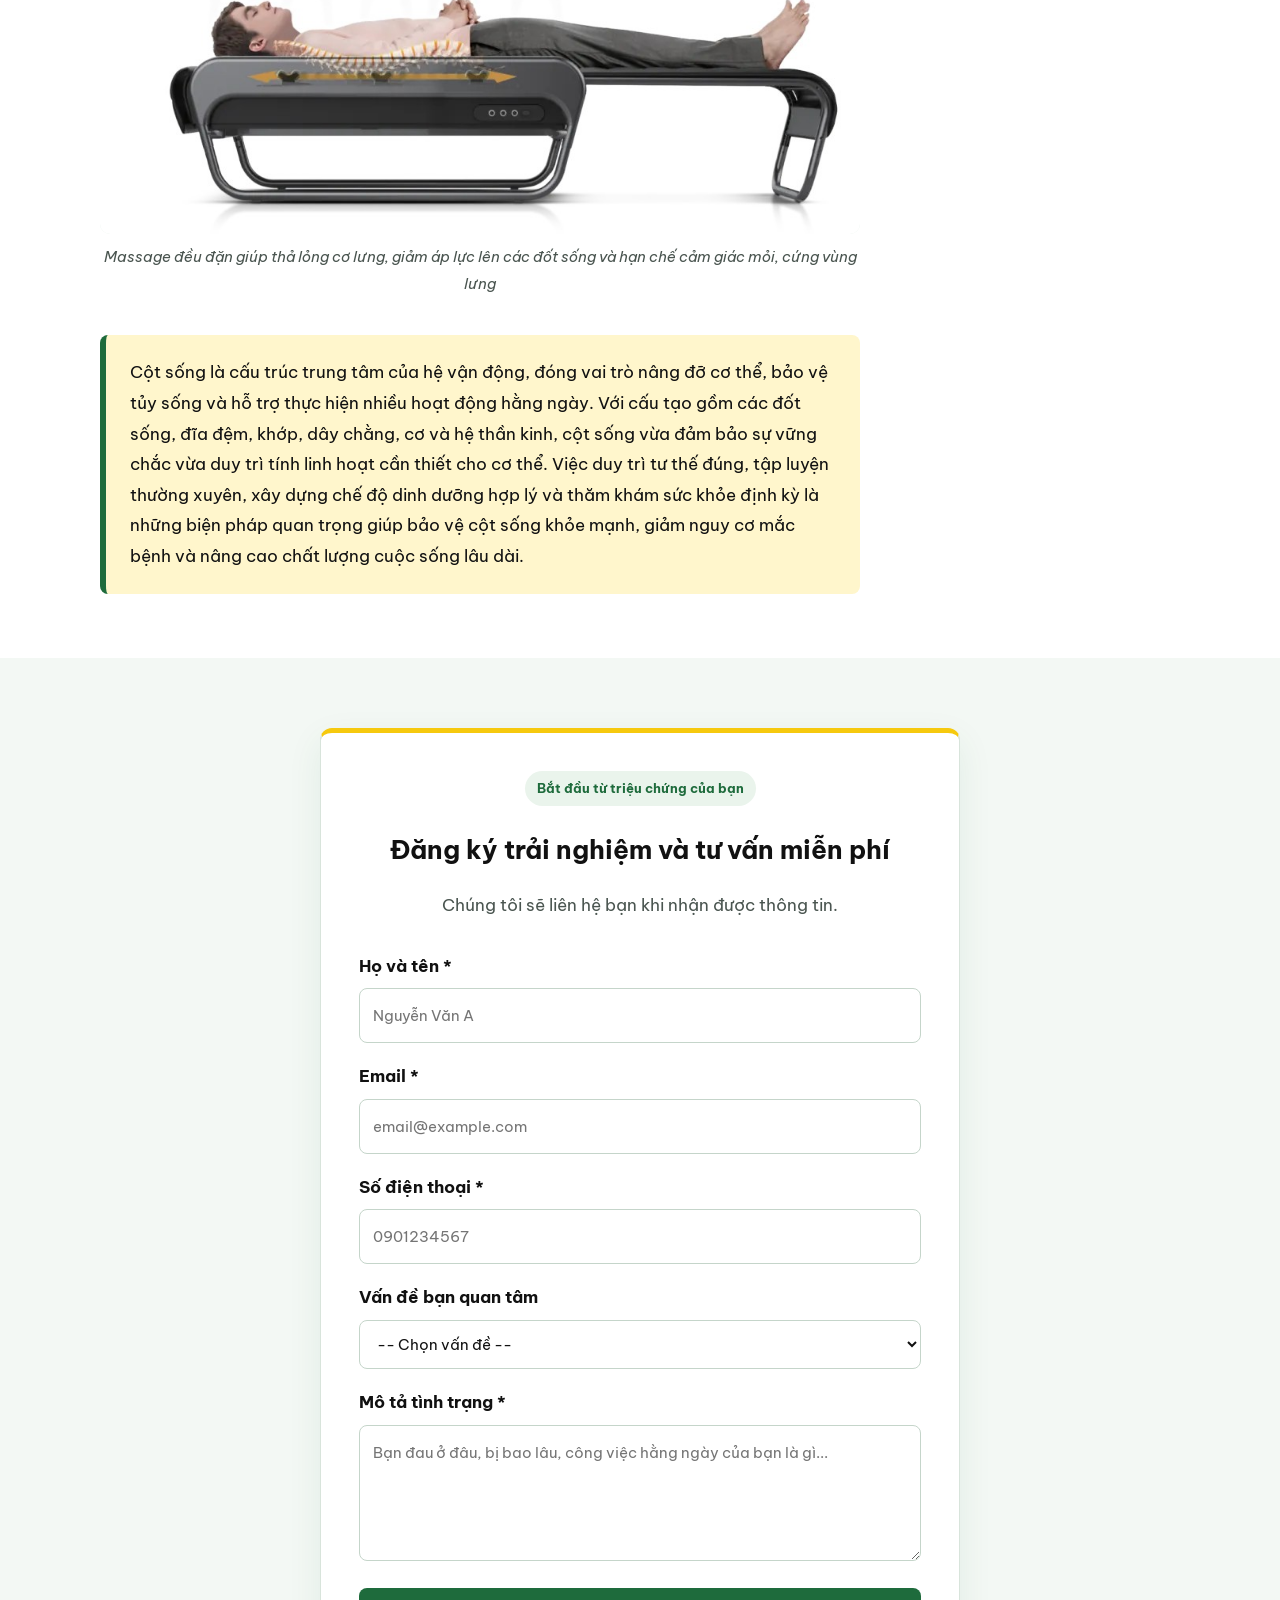
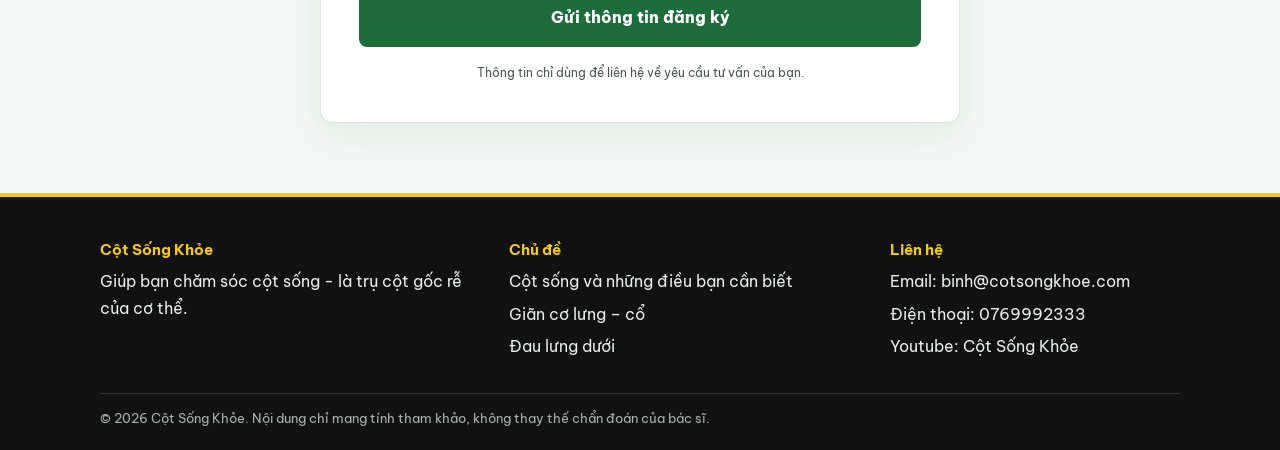
<file: cot-song-va-nhung-dieu-ban-can-biet.html>
<!DOCTYPE html>
<html lang="vi">
<head>
<meta charset="utf-8">
<meta name="viewport" content="width=device-width, initial-scale=1, viewport-fit=cover">
<title>Cột sống và những điều bạn cần biết – Cột Sống Khỏe</title>
<meta name="description" content="Tìm hiểu cấu tạo, chức năng, các bệnh lý thường gặp và cách chăm sóc cột sống khỏe mạnh mỗi ngày.">
<meta name="keywords" content="cột sống, cấu tạo cột sống, chức năng cột sống, bệnh lý cột sống, thoái hóa cột sống, thoát vị đĩa đệm, chăm sóc cột sống">
<meta name="author" content="Bảo Yến">
<meta name="robots" content="index, follow, max-image-preview:large">
<meta name="theme-color" content="#1E6B3C">
<link rel="canonical" href="https://cotsongkhoe.com/cot-song-va-nhung-dieu-ban-can-biet.html">
<meta property="og:type" content="article">
<meta property="og:locale" content="vi_VN">
<meta property="og:site_name" content="Cột Sống Khỏe">
<meta property="og:title" content="Cột sống và những điều bạn cần biết">
<meta property="og:description" content="Tìm hiểu cấu tạo, chức năng, các bệnh lý thường gặp và cách chăm sóc cột sống khỏe mạnh mỗi ngày.">
<meta property="og:url" content="https://cotsongkhoe.com/cot-song-va-nhung-dieu-ban-can-biet.html">
<meta property="og:image" content="https://cotsongkhoe.com/cot-song-va-nhung-dieu-ban-can-biet-6.jpg">
<meta property="article:published_time" content="2026-10-18T00:00:00+07:00">
<meta property="article:author" content="Bảo Yến">
<meta property="article:section" content="Chăm sóc cột sống">
<meta name="twitter:card" content="summary_large_image">
<meta name="twitter:title" content="Cột sống và những điều bạn cần biết">
<meta name="twitter:description" content="Tìm hiểu cấu tạo, chức năng, các bệnh lý thường gặp và cách chăm sóc cột sống khỏe mạnh mỗi ngày.">
<meta name="twitter:image" content="https://cotsongkhoe.com/cot-song-va-nhung-dieu-ban-can-biet-6.jpg">
<script type="application/ld+json">
{"@context":"https://schema.org","@type":"Article","headline":"Cột sống và những điều bạn cần biết","description":"Tìm hiểu cấu tạo, chức năng, các bệnh lý thường gặp và cách chăm sóc cột sống khỏe mạnh mỗi ngày.","inLanguage":"vi-VN","datePublished":"2026-10-18","dateModified":"2026-10-18","author":{"@type":"Person","name":"Bảo Yến"},"publisher":{"@type":"Organization","name":"Cột Sống Khỏe"},"image":"https://cotsongkhoe.com/cot-song-va-nhung-dieu-ban-can-biet-6.jpg","mainEntityOfPage":"https://cotsongkhoe.com/cot-song-va-nhung-dieu-ban-can-biet.html"}
</script>
<link rel="preconnect" href="https://fonts.googleapis.com">
<link href="https://fonts.googleapis.com/css2?family=Be+Vietnam+Pro:wght@400;500;600;700;800&display=swap" rel="stylesheet">
<link rel="stylesheet" href="site.css">
<style>
:root{--green:#1E6B3C;--mint:#EAF4EC;--yellow:#F6C90E;--yellow-soft:#FFF6CC;--text:#111;--muted:#4A5550;--line:#D8E4DB;color-scheme:light}
*,*::before,*::after{box-sizing:border-box}
html{scroll-behavior:smooth}
body{margin:0;background:#fff;color:var(--text);font:400 17px/1.8 "Be Vietnam Pro",system-ui,"Segoe UI",Arial,sans-serif;padding-bottom:env(safe-area-inset-bottom,0px)}
a{color:var(--green)}
.page-head{background:var(--mint);border-bottom:1px solid var(--line);padding:36px 20px 28px}
.page-head .in,.layout{max-width:1120px;margin:0 auto}
.crumbs{font-size:14px;color:var(--muted);margin-bottom:14px}
.crumbs a{text-decoration:none}.crumbs a:hover{text-decoration:underline}
h1{font-size:clamp(1.8rem,4.6vw,2.9rem);line-height:1.25;font-weight:800;margin:0;max-width:22em}
.layout{display:grid;grid-template-columns:minmax(0,1fr) 260px;gap:56px;padding:44px 20px 64px}
.toc{order:2;align-self:start;position:sticky;top:96px;background:var(--mint);border-top:4px solid var(--yellow);border-radius:8px;padding:18px 20px;font-size:15px;line-height:1.5}
.toc h2{font-size:15px;margin:0 0 10px;border:0;padding:0;color:var(--green)}
.toc ol{margin:0;padding-left:20px}.toc li{margin-bottom:8px}.toc a{text-decoration:none;color:var(--text)}.toc a:hover{color:var(--green);text-decoration:underline}
.art{font-size:17px;max-width:760px;order:1}
.art p{margin:0 0 1.1em}
.art .lead{font-size:1.12em;font-weight:500}
.art h2{font-size:1.55em;line-height:1.3;font-weight:800;margin:2em 0 .7em;padding-left:14px;border-left:6px solid var(--yellow);scroll-margin-top:96px}
.chips{display:grid;grid-template-columns:repeat(5,1fr);gap:10px;margin:0 0 1.4em;padding:0;list-style:none}
.chips li{background:var(--mint);border-bottom:4px solid var(--green);border-radius:8px;padding:12px 8px;text-align:center;font-size:.82em;line-height:1.4}
.chips b{display:block;font-size:1.6em;color:var(--green);line-height:1.2}
.defs{list-style:none;margin:0 0 1.4em;padding:0}
.defs li{padding:14px 18px;margin-bottom:10px;border:1px solid var(--line);border-left:5px solid var(--green);border-radius:8px;background:#fff}
.defs.warn li{border-left-color:var(--yellow)}
.defs strong{color:var(--green)}
.art{min-width:0}                 /* cho phép cột co lại trong grid, không bị ảnh đẩy rộng */
figure{margin:1.6em 0;max-width:100%}
.art figure img{
  display:block;
  width:100%;                     /* luôn vừa chiều rộng cột bài viết */
  max-width:100%;
  height:auto;                    /* giữ đúng tỉ lệ ảnh */
  max-height:80vh;                /* không cao quá 80% chiều cao màn hình */
  object-fit:contain;             /* không bị cắt hay méo ảnh */
  margin:0 auto;
  border-radius:10px;
  background:var(--mint);
}
.fig{aspect-ratio:16/9;background:var(--mint);border:2px dashed #B9CDBF;border-radius:10px;display:grid;place-items:center;text-align:center;color:var(--muted);font-size:14px}
.fig svg{width:44px;height:44px;margin-bottom:6px}
figcaption{margin-top:10px;font-size:.88em;color:var(--muted);text-align:center;font-style:italic}
.sum{margin-top:2.2em;padding:22px 24px;background:var(--yellow-soft);border-left:6px solid var(--green);border-radius:8px}
.sum p{margin:0}
@media(max-width:900px){
 .layout{grid-template-columns:1fr;gap:28px;padding-top:28px}
 .toc{order:0;position:static}
 .art{order:1}
 .chips{grid-template-columns:repeat(2,1fr)}
 .chips li:last-child{grid-column:1/-1}
 .art figure img{max-height:60vh;border-radius:8px}
 figcaption{font-size:.84em}
}
@media(prefers-reduced-motion:reduce){html{scroll-behavior:auto}}
</style>
</head>
<body>
<div id="site-header"></div>

<div class="page-head"><div class="in">
 <div class="crumbs"><a href="index.html">Trang chủ</a> › <a href="index.html#/chia-se">Chia sẻ</a> › Cột sống và những điều bạn cần biết</div>
 <h1>Cột sống và những điều bạn cần biết</h1>
</div></div>

<div class="layout">
<aside class="toc" aria-label="Mục lục">
 <h2>Nội dung bài viết</h2>
 <ol>
  <li><a href="#cau-tao">Cấu tạo của cột sống</a></li>
  <li><a href="#chuc-nang">Cột sống có chức năng gì?</a></li>
  <li><a href="#benh-ly">Một số bệnh lý cột sống thường gặp</a></li>
  <li><a href="#cham-soc">Cách chăm sóc cột sống khỏe mạnh</a></li>
 </ol>
</aside>

<article class="art" id="art">
<p class="lead">Cột sống đóng vai trò quan trọng trong việc nâng đỡ cơ thể, duy trì tư thế và bảo vệ hệ thần kinh trung ương. Tuy nhiên, các bệnh lý và tổn thương cột sống ngày càng phổ biến do thói quen sinh hoạt thiếu khoa học, tuổi tác hoặc chấn thương. Bài viết sẽ cung cấp những thông tin hữu ích giúp bạn hiểu rõ hơn về cấu tạo, chức năng và cách chăm sóc cột sống khỏe mạnh mỗi ngày.</p>
<p>Cột sống là trụ cột nâng đỡ toàn bộ cơ thể, đồng thời giữ vai trò quan trọng trong vận động và bảo vệ hệ thần kinh. Khi cấu trúc này bị tổn thương hoặc thoái hóa, nhiều chức năng sinh hoạt hằng ngày có thể bị ảnh hưởng. Việc hiểu rõ về cột sống và chủ động chăm sóc từ sớm là yếu tố quan trọng để duy trì sức khỏe và chất lượng cuộc sống lâu dài.</p>

<h2 id="cau-tao">Cấu tạo của cột sống</h2>
<p>Cột sống là một chuỗi các đốt xương được sắp xếp liên tiếp từ nền sọ đến vùng chậu, tạo thành trục chính của cơ thể. Cấu trúc này vừa có độ vững chắc để nâng đỡ trọng lượng cơ thể, vừa có tính linh hoạt để hỗ trợ các hoạt động như cúi, ngửa, xoay và nghiêng người.</p>
<figure>
  <img src="/Images/gioi-thieu-cot-song.jpg" alt="Cấu tạo cột sống gồm 33-34 đốt sống chia thành 5 đoạn" loading="lazy">
  <figcaption>Cột sống là một chuỗi các đốt xương được sắp xếp liên tiếp từ nền sọ đến vùng chậu, tạo thành trục chính của cơ thể</figcaption>
</figure>
<p>Ở người trưởng thành, cột sống thường bao gồm 33 - 34 đốt sống, được chia thành 5 đoạn chính:</p>
<ul class="chips" aria-label="Tóm tắt 5 đoạn cột sống">
 <li><b>7</b>đốt cổ<br>(C1 - C7)</li><li><b>12</b>đốt ngực<br>(T1 - T12)</li><li><b>5</b>đốt thắt lưng<br>(L1 - L5)</li><li><b>5</b>đốt hợp nhất<br>(xương cùng)</li><li><b>3 - 5</b>đốt nhỏ dính lại<br>(xương cụt)</li>
</ul>
<ul class="defs">
 <li><strong>Cột sống cổ (Cervical Spine):</strong> Đây là đoạn trên cùng của cột sống, gồm 7 đốt sống cổ (C1 - C7). Đặc điểm nổi bật của đoạn cột sống cổ là khả năng vận động linh hoạt, cho phép đầu thực hiện các động tác cúi, ngửa, xoay và nghiêng. Hai đốt sống đầu tiên (đốt đội và đốt trục) có cấu tạo đặc biệt giúp đầu chuyển động dễ dàng theo nhiều hướng.</li>
 <li><strong>Cột sống ngực (Thoracic Spine):</strong> Đoạn cột sống ngực gồm 12 đốt sống (T1 - T12), liên kết với các xương sườn tạo thành lồng ngực. So với cột sống cổ và thắt lưng, đoạn ngực có biên độ vận động thấp hơn do phải đảm nhiệm vai trò bảo vệ các cơ quan quan trọng như tim và phổi.</li>
 <li><strong>Cột sống thắt lưng (Lumbar Spine):</strong> Cột sống thắt lưng gồm 5 đốt sống (L1 - L5) và là khu vực chịu phần lớn trọng lượng của cơ thể. Các đốt sống tại đây có kích thước lớn, chắc khỏe nhằm đáp ứng chức năng nâng đỡ và phân bố lực khi đứng, đi lại hoặc mang vác vật nặng. Đây cũng là vị trí thường gặp các bệnh lý như thoát vị đĩa đệm hoặc thoái hóa cột sống.</li>
 <li><strong>Xương cùng (Sacrum):</strong> Xương cùng được tạo thành từ 5 đốt sống hợp nhất với nhau thành một khối xương hình tam giác. Cấu trúc này kết nối cột sống với khung chậu, góp phần truyền tải trọng lượng từ thân trên xuống hai chi dưới.</li>
 <li><strong>Xương cụt (Coccyx):</strong> Đây là phần cuối của cột sống, gồm khoảng 3 - 5 đốt sống nhỏ dính lại với nhau. Mặc dù kích thước nhỏ, xương cụt vẫn đóng vai trò là điểm bám của nhiều cơ, dây chằng và góp phần duy trì sự ổn định của vùng chậu.</li>
</ul>
<figure>
  <img src="/Images/cau-truc-cac-dot-song.jpg" alt="Ở người trưởng thành, cột sống thường bao gồm 33 - 34 đốt sống" loading="lazy">
  <figcaption>Ở người trưởng thành, cột sống thường bao gồm 33 - 34 đốt sống</figcaption>
</figure>
<p>Ngoài hệ thống đốt sống, cột sống còn được cấu tạo bởi nhiều thành phần khác phối hợp với nhau để đảm bảo khả năng nâng đỡ, vận động và bảo vệ hệ thần kinh trung ương.</p>
<ul class="defs">
 <li><strong>Đốt sống:</strong> Là các đơn vị xương cấu thành nên cột sống, thường gồm 33 - 34 đốt sống xếp chồng lên nhau tạo thành ống sống. Các đốt sống có nhiệm vụ nâng đỡ trọng lượng cơ thể, duy trì tư thế và bảo vệ tủy sống khỏi các tác động bên ngoài.</li>
 <li><strong>Khớp cột sống:</strong> Là các khớp nối giữa các đốt sống, giúp cột sống thực hiện các động tác cúi, ngửa, xoay và nghiêng một cách linh hoạt. Đồng thời, các khớp này còn góp phần duy trì sự ổn định của toàn bộ cột sống trong quá trình vận động.</li>
 <li><strong>Đĩa đệm:</strong> Là các cấu trúc dạng đệm nằm giữa hai đốt sống liền kề, có chức năng hấp thụ và phân tán lực tác động lên cột sống. Mỗi đĩa đệm gồm nhân nhầy ở trung tâm và vòng sợi bao quanh bên ngoài, giúp giảm ma sát và tăng độ linh hoạt cho cột sống.</li>
 <li><strong>Tủy sống và dây thần kinh:</strong> Tủy sống nằm trong ống sống và là một phần quan trọng của hệ thần kinh trung ương. Từ tủy sống, các dây thần kinh tỏa ra khắp cơ thể để truyền tín hiệu giữa não bộ với các cơ quan, cơ và mô, từ đó kiểm soát vận động và cảm giác.</li>
 <li><strong>Mô mềm:</strong> Bao gồm dây chằng, cơ và gân bao quanh cột sống. Các cấu trúc này giúp liên kết các đốt sống, duy trì sự ổn định, hỗ trợ vận động và góp phần bảo vệ cột sống trước những tác động cơ học trong sinh hoạt hằng ngày.</li>
</ul>
<figure>
  <img src="/Images/dia-dem-cot-song.jpg" alt="Đĩa đệm là các cấu trúc dạng đệm nằm giữa hai đốt sống liền kề" loading="lazy">
  <figcaption>Đĩa đệm là các cấu trúc dạng đệm nằm giữa hai đốt sống liền kề</figcaption>
</figure>
<h2 id="chuc-nang">Cột sống có chức năng gì?</h2>
<p>Cột sống không chỉ là trục nâng đỡ chính của cơ thể mà còn đảm nhiệm nhiều chức năng quan trọng, giúp con người duy trì hoạt động và vận động bình thường.</p>
<ul class="defs">
 <li><strong>Nâng đỡ cơ thể:</strong> Cột sống là bộ khung trung tâm giúp nâng đỡ đầu, thân mình và phân bố trọng lượng cơ thể xuống khung chậu và hai chi dưới.</li>
 <li><strong>Duy trì tư thế:</strong> Cột sống giúp cơ thể giữ được tư thế đứng thẳng, ngồi vững và cân bằng trong các hoạt động hằng ngày.</li>
 <li><strong>Bảo vệ tủy sống:</strong> Hệ thống các đốt sống xếp chồng lên nhau tạo thành ống sống, bao bọc và bảo vệ tủy sống khỏi những tác động hoặc chấn thương từ bên ngoài.</li>
 <li><strong>Hỗ trợ vận động:</strong> Nhờ sự phối hợp giữa các đốt sống, khớp, đĩa đệm và hệ thống cơ - dây chằng, cột sống cho phép cơ thể thực hiện các động tác cúi, ngửa, xoay và nghiêng một cách linh hoạt.</li>
 <li><strong>Hấp thụ và phân tán lực:</strong> Các đường cong sinh lý và hệ thống đĩa đệm giúp giảm chấn động, hấp thụ lực tác động khi đi, chạy, nhảy hoặc mang vác vật nặng, từ đó hạn chế tổn thương cho cơ thể.</li>
 <li><strong>Kết nối và dẫn truyền thần kinh:</strong> Cột sống là nơi chứa tủy sống và các rễ thần kinh, đóng vai trò truyền tín hiệu giữa não bộ và các cơ quan, giúp kiểm soát vận động, cảm giác và nhiều chức năng sống quan trọng khác.</li>
</ul>
<figure>
  <img src="/Images/chuc-nang-cot-song.jpg" alt="Cột sống là trục nâng đỡ chính của cơ thể, đảm nhiệm nhiều chức năng quan trọng" loading="lazy">
  <figcaption>Cột sống là trục nâng đỡ chính của cơ thể, đảm nhiệm nhiều chức năng quan trọng</figcaption>
</figure>
<h2 id="benh-ly">Một số bệnh lý cột sống thường gặp</h2>
<p>Cột sống phải chịu áp lực lớn trong suốt quá trình vận động và sinh hoạt hằng ngày. Theo thời gian, quá trình lão hóa tự nhiên, tư thế sai, chấn thương hoặc các yếu tố bệnh lý có thể làm tổn thương cấu trúc cột sống, dẫn đến nhiều vấn đề sức khỏe ảnh hưởng đến khả năng vận động và chất lượng cuộc sống.</p>
<ul class="defs warn">
 <li><strong>Thoái hóa cột sống:</strong> Thoái hóa cột sống là tình trạng các đốt sống, đĩa đệm và khớp cột sống bị bào mòn theo thời gian. Bệnh thường gặp ở người trung niên và cao tuổi, gây đau lưng, đau cổ, cứng khớp và hạn chế vận động.</li>
 <li><strong>Thoát vị đĩa đệm:</strong> Thoát vị đĩa đệm xảy ra khi nhân nhầy bên trong đĩa đệm thoát ra ngoài qua các vết rách của vòng sợi, chèn ép lên rễ thần kinh hoặc tủy sống. Người bệnh có thể gặp các triệu chứng như đau lưng, đau lan xuống chân hoặc tay, tê bì và yếu cơ.</li>
 <li><strong>Cong vẹo cột sống:</strong> Cong vẹo cột sống là tình trạng cột sống bị cong bất thường sang một bên hoặc biến dạng theo nhiều hướng. Bệnh có thể xuất hiện từ thời thơ ấu, tuổi vị thành niên hoặc do các nguyên nhân mắc phải như chấn thương, thoái hóa và bệnh lý thần kinh cơ.</li>
 <li><strong>Gai cột sống:</strong> Gai cột sống là hiện tượng hình thành các mỏm xương bất thường ở thân đốt sống hoặc khớp cột sống. Tình trạng này thường liên quan đến quá trình lão hóa và thoái hóa, có thể gây đau nhức, cứng cột sống hoặc chèn ép dây thần kinh.</li>
 <li><strong>Hẹp ống sống:</strong> Hẹp ống sống là tình trạng không gian bên trong ống sống bị thu hẹp, làm tăng áp lực lên tủy sống hoặc các rễ thần kinh. Người bệnh thường có biểu hiện đau lưng, tê bì chân tay, yếu cơ hoặc khó khăn khi đi lại.</li>
 <li><strong>Trượt đốt sống:</strong> Trượt đốt sống xảy ra khi một đốt sống di chuyển ra khỏi vị trí bình thường so với đốt sống bên dưới. Bệnh có thể gây đau lưng kéo dài, cảm giác mất vững cột sống và trong một số trường hợp có thể chèn ép dây thần kinh.</li>
 <li><strong>Loãng xương gây xẹp đốt sống:</strong> Loãng xương làm giảm mật độ và chất lượng xương, khiến các đốt sống trở nên yếu và dễ bị lún hoặc xẹp. Tình trạng này thường gặp ở người cao tuổi, đặc biệt là phụ nữ sau mãn kinh, gây đau lưng, giảm chiều cao và biến dạng cột sống.</li>
</ul>
<figure>
  <img src="/Images/thoat-vi-dia-dem.jpg" alt="Thoát vị đĩa đệm là tình trạng nhân nhầy bên trong đĩa đệm cột sống trượt hoặc bị đẩy ra khỏi vị trí bình thường" loading="lazy">
  <figcaption>Thoát vị đĩa đệm là tình trạng nhân nhầy bên trong đĩa đệm cột sống trượt hoặc bị đẩy ra khỏi vị trí bình thường</figcaption>
</figure>
<h2 id="cham-soc">Cách chăm sóc cột sống khỏe mạnh</h2>
<p>Cột sống đóng vai trò quan trọng trong việc nâng đỡ cơ thể và duy trì khả năng vận động. Vì vậy, việc xây dựng những thói quen lành mạnh trong sinh hoạt hằng ngày có thể giúp bảo vệ cột sống, giảm nguy cơ chấn thương và phòng ngừa các bệnh lý cơ xương khớp.</p>
<ul class="defs">
 <li><strong>Duy trì tư thế đúng:</strong> Tư thế sai khi ngồi, đứng hoặc làm việc trong thời gian dài có thể làm gia tăng áp lực lên cột sống. Do đó, cần giữ lưng thẳng, vai cân đối và hạn chế khom lưng hoặc cúi đầu quá lâu khi sử dụng điện thoại, máy tính.</li>
 <li><strong>Tập luyện thể dục thường xuyên:</strong> Các hoạt động thể chất phù hợp như đi bộ, bơi lội, yoga hoặc các bài tập tăng cường sức mạnh cơ lưng và cơ bụng giúp cải thiện độ linh hoạt, tăng khả năng nâng đỡ và giảm áp lực lên cột sống.</li>
 <li><strong>Kiểm soát cân nặng hợp lý:</strong> Thừa cân, béo phì làm gia tăng tải trọng lên cột sống, đặc biệt là vùng thắt lưng. Duy trì cân nặng trong giới hạn phù hợp giúp giảm áp lực lên các đốt sống, đĩa đệm và khớp cột sống.</li>
 <li><strong>Hạn chế mang vác vật nặng sai cách:</strong> Khi nâng hoặc mang vật nặng, nên giữ lưng thẳng, gập gối thay vì cúi gập người. Đồng thời, cần phân bổ trọng lượng đều ở hai bên cơ thể để tránh gây mất cân bằng và tổn thương cột sống.</li>
 <li><strong>Xây dựng chế độ dinh dưỡng khoa học:</strong> Một chế độ ăn đầy đủ dưỡng chất, đặc biệt là canxi, vitamin D, protein và các khoáng chất cần thiết, giúp duy trì sức khỏe của xương và làm chậm quá trình thoái hóa cột sống theo tuổi tác.</li>
 <li><strong>Nghỉ ngơi và ngủ đúng tư thế:</strong> Lựa chọn đệm có độ cứng phù hợp, sử dụng gối nâng đỡ cổ đúng cách và duy trì tư thế ngủ thoải mái có thể giúp cột sống được thư giãn, hạn chế tình trạng đau nhức sau khi thức dậy.</li>
 <li><strong>Khám sức khỏe định kỳ:</strong> Việc thăm khám định kỳ giúp phát hiện sớm các bất thường ở cột sống như thoái hóa, cong vẹo cột sống hoặc thoát vị đĩa đệm. Thông qua đó, người bệnh có thể được tư vấn và điều trị kịp thời, hạn chế các biến chứng ảnh hưởng đến khả năng vận động.</li>
 <li><strong>Thường xuyên massage cột sống:</strong> Massage đều đặn giúp thả lỏng cơ lưng, giảm áp lực lên các đốt sống và hạn chế cảm giác mỏi, cứng vùng lưng. Nhờ vậy, cột sống vận động nhẹ nhàng và linh hoạt hơn trong sinh hoạt hằng ngày.</li>
</ul>
<figure>
  <img src="/Images/giuong-massage-cot-song.jpg" alt="Massage đều đặn giúp thả lỏng cơ lưng, giảm áp lực lên các đốt sống và hạn chế cảm giác mỏi, cứng vùng lưng" loading="lazy">
  <figcaption>Massage đều đặn giúp thả lỏng cơ lưng, giảm áp lực lên các đốt sống và hạn chế cảm giác mỏi, cứng vùng lưng</figcaption>
</figure>

<div class="sum"><p>Cột sống là cấu trúc trung tâm của hệ vận động, đóng vai trò nâng đỡ cơ thể, bảo vệ tủy sống và hỗ trợ thực hiện nhiều hoạt động hằng ngày. Với cấu tạo gồm các đốt sống, đĩa đệm, khớp, dây chằng, cơ và hệ thần kinh, cột sống vừa đảm bảo sự vững chắc vừa duy trì tính linh hoạt cần thiết cho cơ thể. Việc duy trì tư thế đúng, tập luyện thường xuyên, xây dựng chế độ dinh dưỡng hợp lý và thăm khám sức khỏe định kỳ là những biện pháp quan trọng giúp bảo vệ cột sống khỏe mạnh, giảm nguy cơ mắc bệnh và nâng cao chất lượng cuộc sống lâu dài.</p></div>
</article>
</div>

<div id="form-module"></div>
<div id="site-footer"></div>

<script src="site.js"></script>
</body>
</html>
</file>
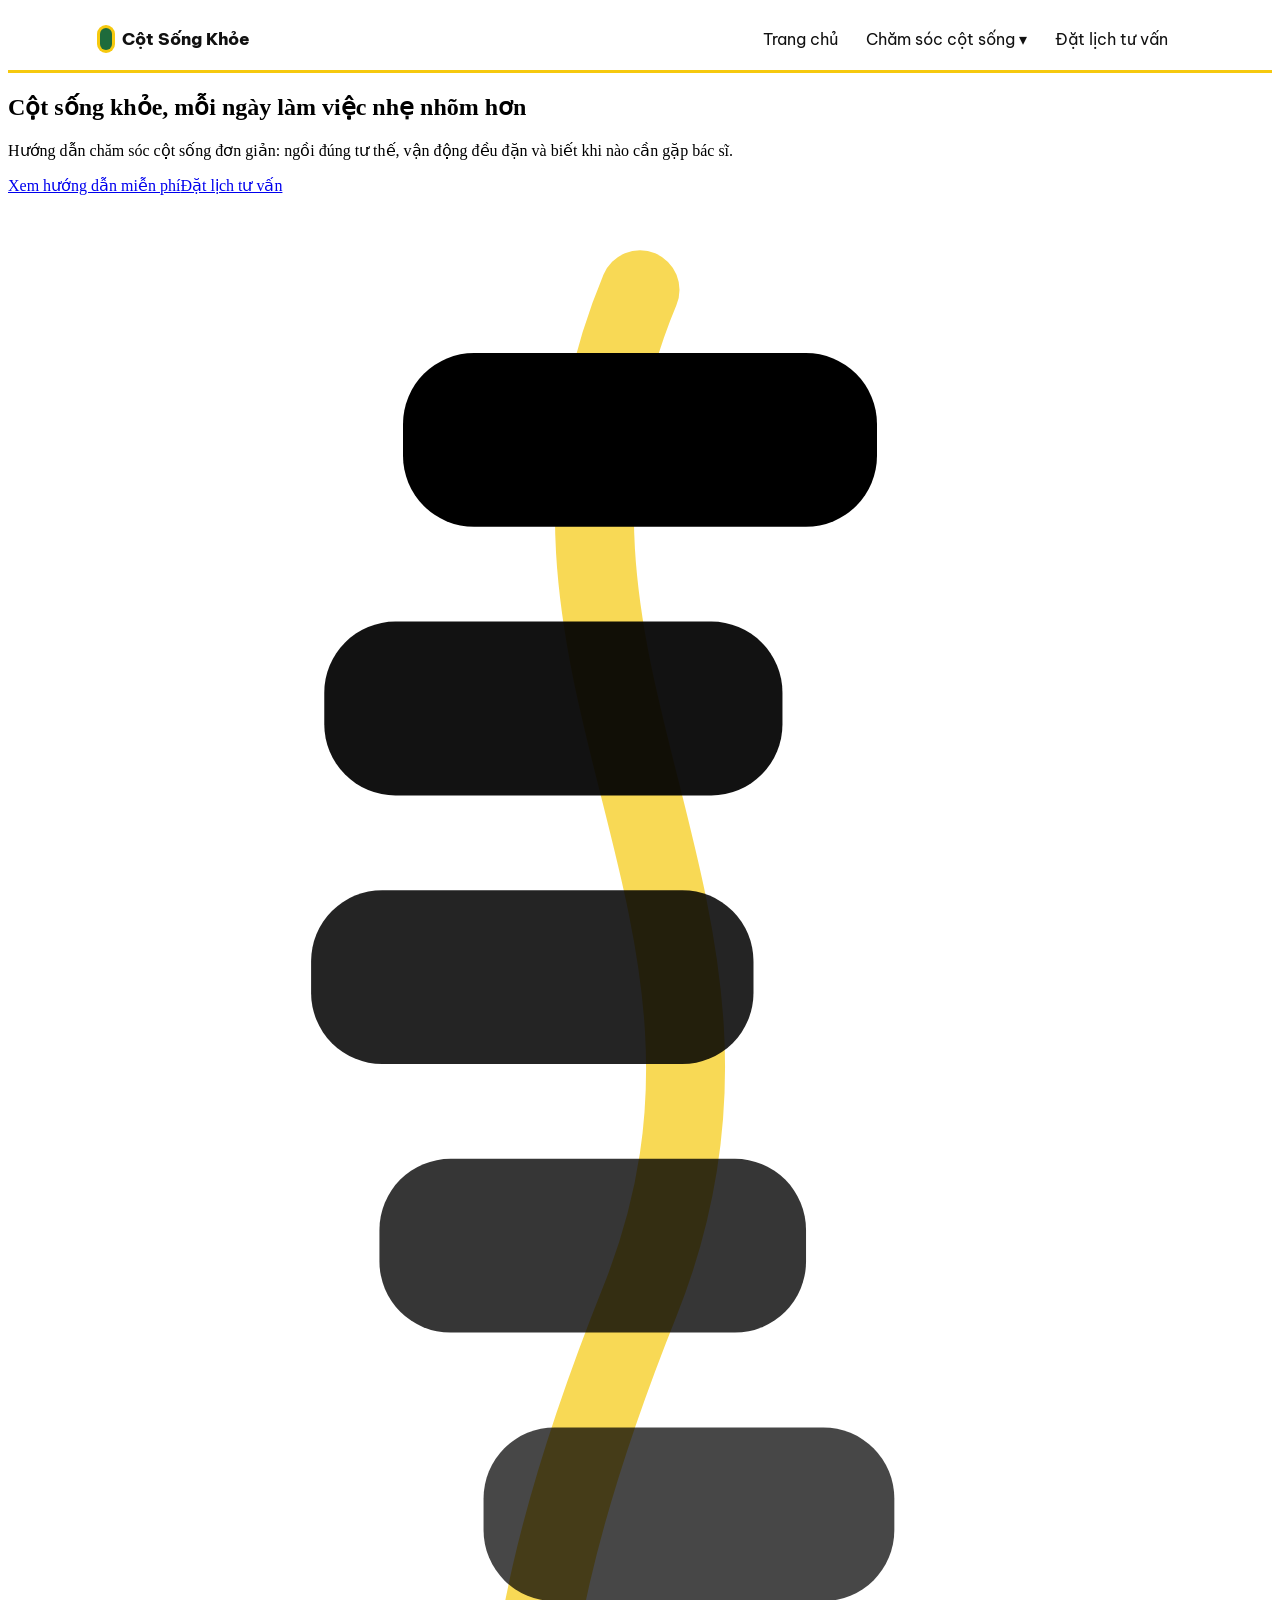
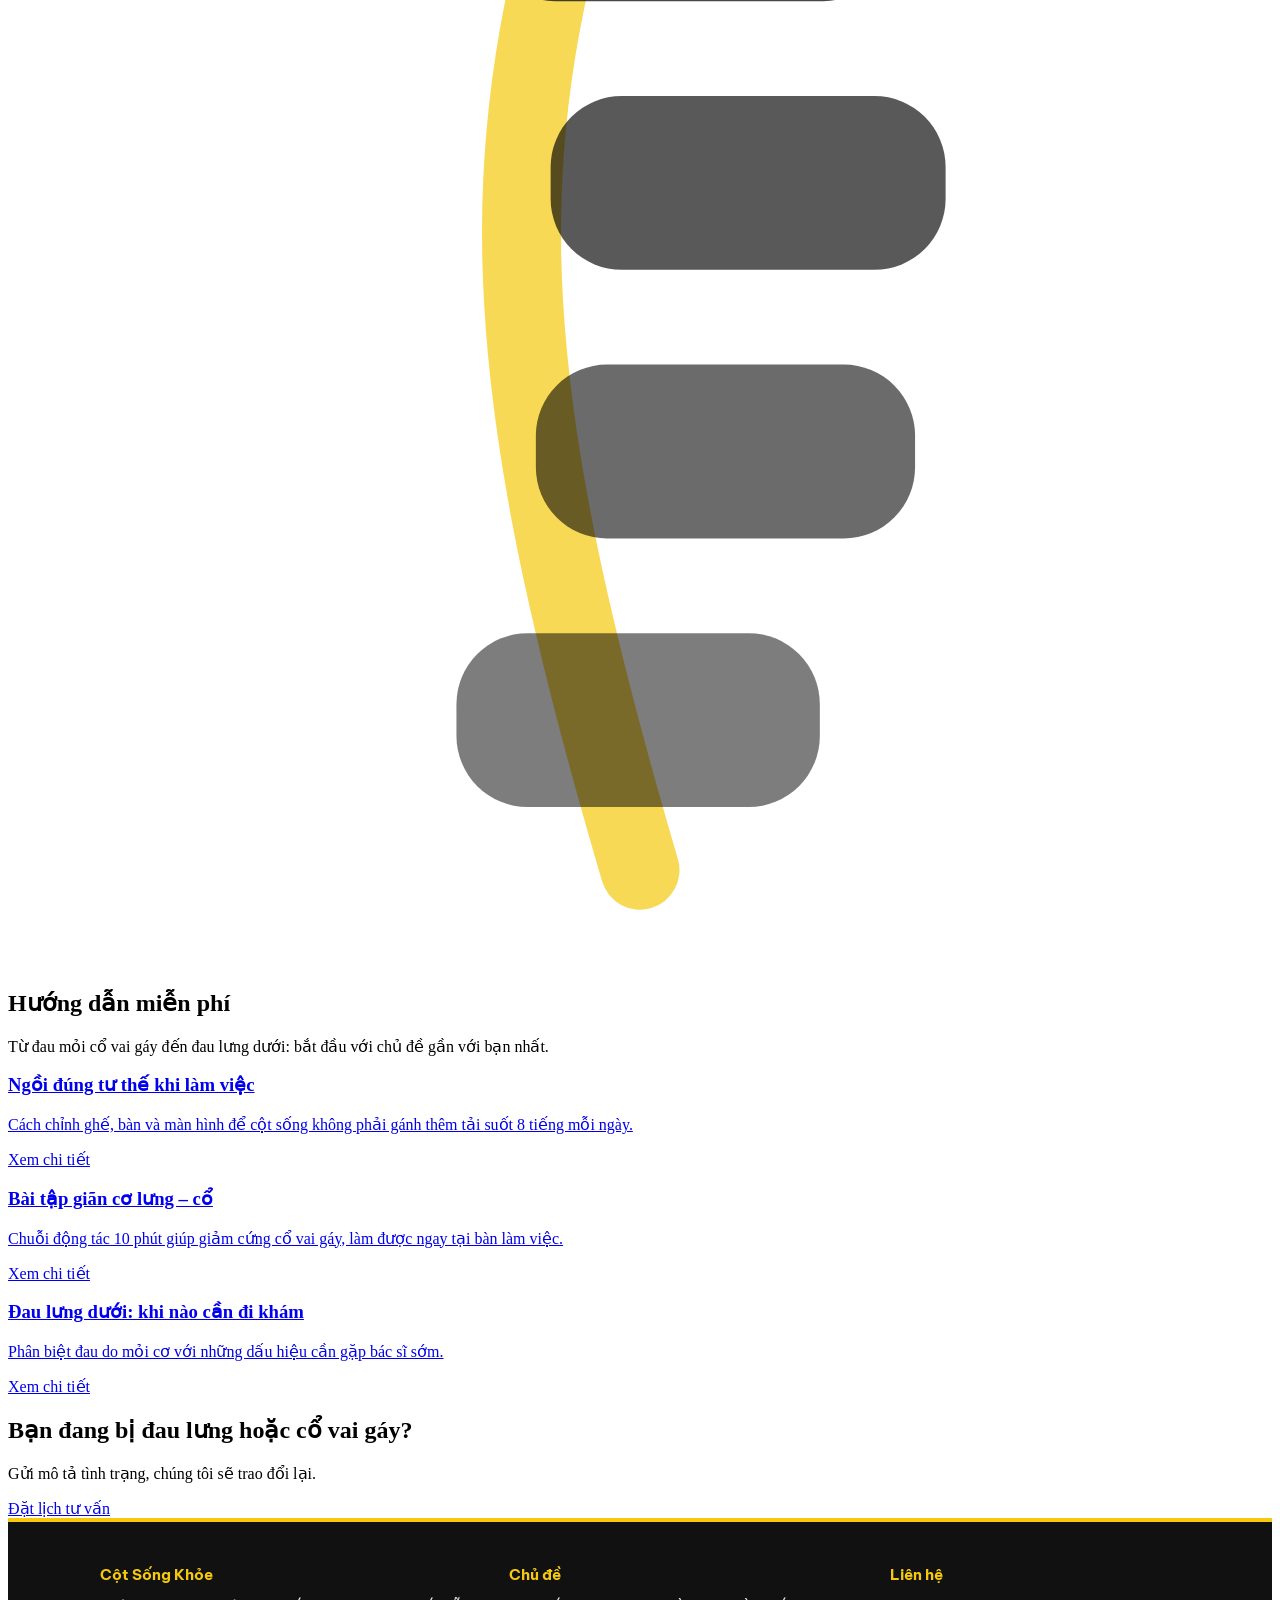
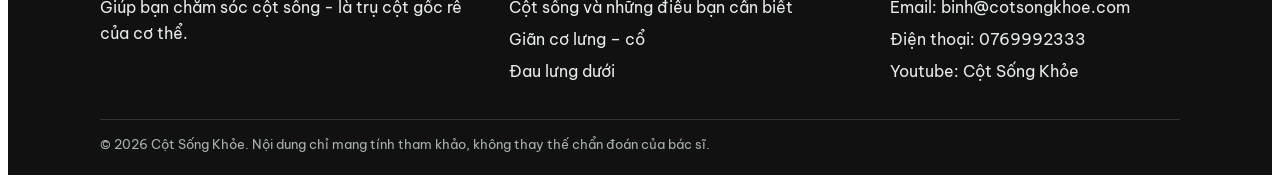
<file: index1.html>
<!DOCTYPE html>
<html lang="vi">
<head>
<meta charset="utf-8">
<meta name="viewport" content="width=device-width, initial-scale=1, viewport-fit=cover">
<title>Cột Sống Khỏe – Chăm sóc cột sống mỗi ngày</title>
<link rel="stylesheet" href="https://fonts.googleapis.com/css2?family=Be+Vietnam+Pro:wght@400;500;700;800&display=swap">
<link rel="stylesheet" href="site.css">
</head>
<body>

<div id="site-header"></div>
<main id="app"></main>
<div id="site-footer"></div>

<script src="site.js"></script>
<script>
const SITE = {
  name: "Cột Sống Khỏe",
  about: "Hướng dẫn chăm sóc cột sống đơn giản: ngồi đúng tư thế, vận động đều đặn và biết khi nào cần gặp bác sĩ.",
  email: "lienhe@example.com",
  phone: "0900000000",
  video: "" // dán link YouTube vào đây
};
const FREE = [
  { id:"tu-the-ngoi", title:"Ngồi đúng tư thế khi làm việc",
    desc:"Cách chỉnh ghế, bàn và màn hình để cột sống không phải gánh thêm tải suốt 8 tiếng mỗi ngày." },
  { id:"giai-co-lung-co", title:"Bài tập giãn cơ lưng – cổ",
    desc:"Chuỗi động tác 10 phút giúp giảm cứng cổ vai gáy, làm được ngay tại bàn làm việc." },
  { id:"dau-lung-duoi", title:"Đau lưng dưới: khi nào cần đi khám",
    desc:"Phân biệt đau do mỏi cơ với những dấu hiệu cần gặp bác sĩ sớm." },
];
const link = f => "#/" + f.id;

const ART = `<svg class="art" viewBox="0 0 160 300" role="img" aria-label="Minh họa các đốt sống">
<path d="M80 12C60 60 100 90 80 140S60 220 80 288" fill="none" stroke="#F6C90E" stroke-width="10" stroke-linecap="round" opacity=".7"/>
${[0,1,2,3,4,5,6,7].map(i=>{const y=20+i*34,x=80+Math.sin(i*0.9)*(-14),w=60-i*2;return `<rect x="${x-w/2}" y="${y}" width="${w}" height="22" rx="9" fill="currentColor" opacity="${1-i*0.07}"/>`}).join("")}
</svg>`;

const ytId = v => { v = String(v||""); const m = v.match(/(?:v=|youtu\.be\/|embed\/|shorts\/)([\w-]{11})/); return m ? m[1] : (/^[\w-]{11}$/.test(v) ? v : ""); };
const VIDEO = () => { const id = ytId(SITE.video);
  return `<div class="video"><div class="frame">${id
    ? `<iframe src="https://www.youtube-nocookie.com/embed/${id}" title="Video giới thiệu ${SITE.name}" loading="lazy" allow="encrypted-media; picture-in-picture; fullscreen" allowfullscreen referrerpolicy="strict-origin-when-cross-origin"></iframe>`
    : `<div class="ph"><svg viewBox="0 0 64 64" aria-hidden="true"><circle cx="32" cy="32" r="29" fill="none" stroke="currentColor" stroke-width="3"/><path d="M26 20L46 32L26 44Z" fill="currentColor"/></svg><strong>Video giới thiệu</strong><span>Dán link YouTube vào SITE.video</span></div>`}</div>
  ${id ? `<a class="alt-link" href="https://www.youtube.com/watch?v=${id}" target="_blank" rel="noopener">Mở video trên YouTube</a>` : ""}</div>`; };

const M = {
  hero: d => `<section class="hero ${d.small?'sm':''}"><div class="wrap"><div class="${(d.art||d.video)?'hero-in':''}"><div>
      <h1>${d.title}</h1><p>${d.text}</p>
      ${(d.buttons||[]).map((b,i)=>`<a class="btn ${i?'ghost':''}" href="${b[1]}">${b[0]}</a>`).join("")}
    </div>${d.video?VIDEO():d.art?ART:""}</div></div></section>`,
  cards: d => `<section class="sec ${d.alt?'alt':''}"><div class="wrap">
      <div class="sec-head"><h2>${d.title}</h2>${d.text?`<p>${d.text}</p>`:""}</div>
      <div class="cards">${d.items.map(i=>{
        const t = i.href?"a":"div";
        return `<${t} class="card" ${i.href?`href="${i.href}"`:""}><h3>${i.title}</h3><p>${i.text}</p>${i.href?`<span class="more">Xem chi tiết</span>`:""}</${t}>`}).join("")}</div>
    </div></section>`,
  steps: d => `<section class="sec ${d.alt?'alt':''}"><div class="wrap">
      <div class="sec-head"><h2>${d.title}</h2></div>
      <div class="steps">${d.items.map(i=>`<div class="step"><div><h3>${i.title}</h3><p>${i.text}</p></div></div>`).join("")}</div>
    </div></section>`,
  split: d => `<section class="sec ${d.alt?'alt':''}"><div class="wrap split">
      <div><h2>${d.title}</h2>${d.paras.map(p=>`<p>${p}</p>`).join("")}</div>
      <div class="panel"><h3>${d.side.title}</h3>${d.side.html}</div>
    </div></section>`,
  faq: d => `<section class="sec ${d.alt?'alt':''}"><div class="wrap">
      <div class="sec-head"><h2>${d.title}</h2></div>
      <div class="faq">${d.items.map(i=>`<details><summary>${i.q}</summary><p>${i.a}</p></details>`).join("")}</div>
    </div></section>`,
  cta: d => `<section class="cta"><div class="wrap"><h2>${d.title}</h2><p>${d.text}</p>
      <a class="btn" href="${d.button[1]}">${d.button[0]}</a></div></section>`
};

const landing = f => [
  {t:"hero", d:{small:true, title:f.title, text:f.desc, buttons:[["Đặt lịch tư vấn","lien-he.html"],["Xem chủ đề khác","#/chia-se"]]}},
  {t:"cards", d:{title:"Bạn sẽ nhận được", items:[
    {title:"Hướng dẫn dễ làm", text:"Từng bước rõ ràng, không dùng thuật ngữ y khoa khó hiểu."},
    {title:"Bài tập và checklist", text:"Động tác minh họa và bảng kiểm tra tư thế dùng được ngay."},
    {title:"Giải đáp thắc mắc", text:"Trao đổi qua email hoặc điện thoại khi bạn chưa chắc nên làm gì."}]}},
  {t:"steps", d:{alt:true, title:"Lộ trình áp dụng", items:[
    {title:"Nhận ra thói quen gây đau", text:"Ghi lại tư thế bạn giữ lâu nhất trong ngày."},
    {title:"Điều chỉnh trong một tuần", text:"Đổi một thói quen, nghỉ vận động 5 phút sau mỗi giờ ngồi."},
    {title:"Theo dõi và duy trì", text:"So sánh mức đau trước và sau, giữ lại những gì hiệu quả."}]}},
  {t:"faq", d:{title:"Câu hỏi thường gặp", items:[
    {q:"Nội dung này có thay thế việc khám bác sĩ không?", a:"Không. Đây là thông tin tham khảo. Nếu đau kéo dài, tê yếu chân tay hoặc đau sau chấn thương, hãy đi khám."},
    {q:"Tôi lớn tuổi hoặc đang đau thì có tập được không?", a:"Nên hỏi bác sĩ hoặc chuyên viên vật lý trị liệu trước, sau đó bắt đầu với động tác nhẹ."}]}},
  {t:"cta", d:{title:"Bắt đầu từ một thay đổi nhỏ", text:"Đăng ký để được tư vấn theo tình trạng của bạn.", button:["Đặt lịch tư vấn","lien-he.html"]}}
];

const freeCards = FREE.map(f=>({title:f.title, text:f.desc, href:link(f)}));
const PAGES = {
  "": {title:"Trang chủ", mods:[
    {t:"hero", d:{art:true, title:"Cột sống khỏe, mỗi ngày làm việc nhẹ nhõm hơn",
      text:SITE.about, buttons:[["Xem hướng dẫn miễn phí","#/chia-se"],["Đặt lịch tư vấn","lien-he.html"]]}},
    {t:"cards", d:{title:"Hướng dẫn miễn phí", text:"Từ đau mỏi cổ vai gáy đến đau lưng dưới: bắt đầu với chủ đề gần với bạn nhất.", items:freeCards}},
    {t:"cta", d:{title:"Bạn đang bị đau lưng hoặc cổ vai gáy?", text:"Gửi mô tả tình trạng, chúng tôi sẽ trao đổi lại.", button:["Đặt lịch tư vấn","lien-he.html"]}}
  ]},
  "gioi-thieu": {title:"Giới thiệu", mods:[
    {t:"hero", d:{small:true, title:"Giới thiệu", text:"Xin chào, đây là "+SITE.name+"."}},
    {t:"split", d:{title:"Về chúng tôi", paras:[
      "Nội dung giới thiệu: kinh nghiệm chuyên môn, chứng chỉ và lý do bạn chia sẻ kiến thức về cột sống.",
      SITE.about],
      side:{title:"Thông tin nhanh", html:"<p>Lĩnh vực: cột sống, tư thế, vận động.</p><p>Đối tượng: người làm văn phòng và người hay đau lưng.</p>"}}},
    {t:"cards", d:{alt:true, title:"Bạn có thể học gì ở đây", items:freeCards}},
    {t:"cta", d:{title:"Cùng trao đổi", text:"Liên hệ để kết nối.", button:["Liên hệ","lien-he.html"]}}
  ]},
  "chia-se": {title:"Hướng dẫn miễn phí", mods:[
    {t:"hero", d:{small:true, title:"Hướng dẫn miễn phí", text:"Chọn chủ đề phù hợp để bắt đầu."}},
    {t:"cards", d:{title:"Tất cả chủ đề", items:freeCards}}
  ]}
};
FREE.forEach(f => { PAGES[f.id] = {title:f.title, mods: landing(f)}; });

function render(){
  const key = location.hash.replace(/^#\/?/, "");
  const p = PAGES[key] || PAGES[""];
  document.getElementById("app").innerHTML = p.mods.map(m => M[m.t](m.d)).join("");
  document.title = (key ? p.title + " – " : "") + SITE.name;
  window.scrollTo(0,0);
}
addEventListener("hashchange", render);
document.addEventListener("DOMContentLoaded", render);
</script>
</body>
</html>
</file>
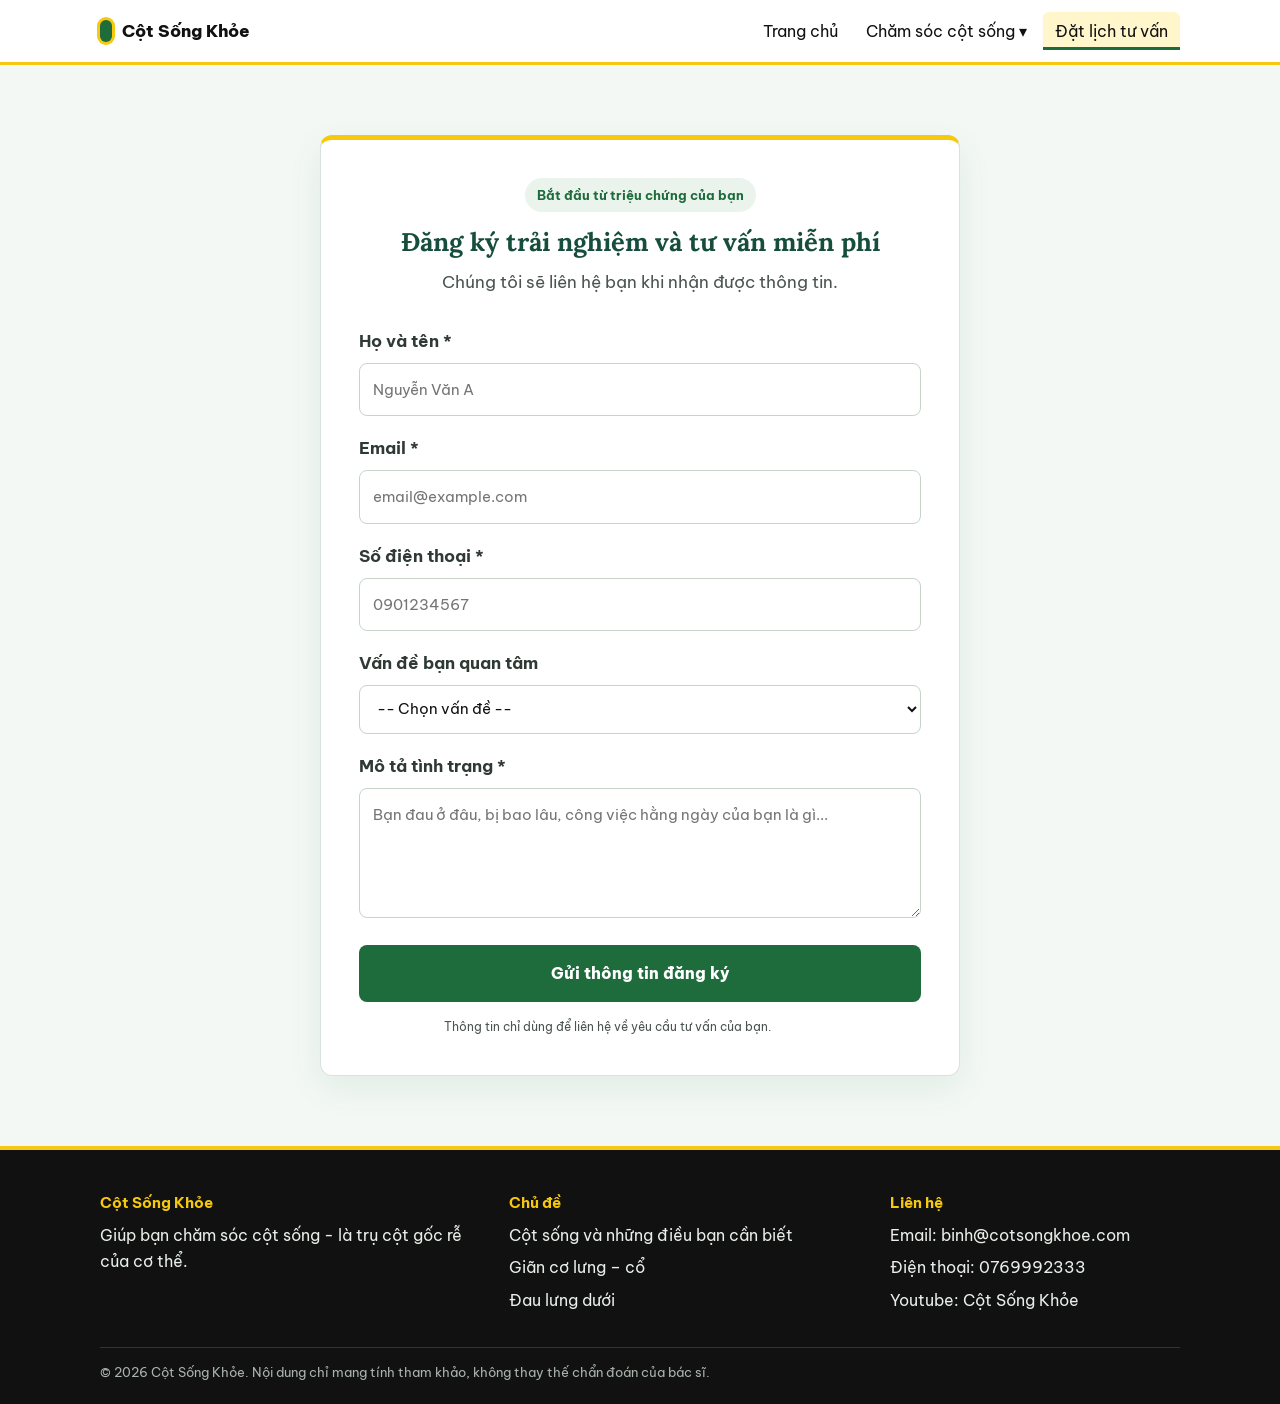
<file: lien-he.html>
<!DOCTYPE html>
<html lang="vi">
<head>
<meta charset="utf-8">
<meta name="viewport" content="width=device-width, initial-scale=1, viewport-fit=cover">
<title>Đặt lịch tư vấn – Cột Sống Khỏe</title>
<meta name="description" content="Đăng ký tư vấn miễn phí về đau cổ vai gáy, đau lưng và tư thế làm việc đúng.">
<link rel="preconnect" href="https://fonts.googleapis.com">
<link rel="preconnect" href="https://fonts.gstatic.com" crossorigin>
<link rel="stylesheet" href="https://fonts.googleapis.com/css2?family=Be+Vietnam+Pro:wght@400;500;600;700;800&family=Lora:wght@500;600;700&display=swap">
<link rel="stylesheet" href="/site.css">
<style>
:root{--green:#174D3C;--white:#fff;--gold:#D8B66A;--mint:#EAF3EE;--ink:#303A35;--line:rgba(23,77,60,.16);
--serif:'Lora',Georgia,'Times New Roman',serif;--sans:'Be Vietnam Pro',system-ui,-apple-system,'Segoe UI',sans-serif}
*,*::before,*::after{box-sizing:border-box}
body{margin:0;background:var(--white);color:var(--ink);font:400 17px/1.7 var(--sans)}
main h1,main h2{font-family:var(--serif);color:var(--green);line-height:1.25;margin:0 0 .6em}
main h1{font-size:clamp(2rem,5vw,3.4rem)}
main h3{font:600 1.15rem var(--sans);color:var(--green)}
main p{margin:0 0 1em;max-width:62ch}
main .wrap{max-width:1120px;margin:0 auto;padding:0 24px}
main .hero.sm{background:var(--mint);padding:64px 0 72px}
main input,main select,main textarea,main button{font-family:inherit}
</style>
</head>
<body>

<div id="site-header"></div>

<main>
  <div id="form-module"></div>
</main>

<div id="site-footer"></div>
<script src="site.js"></script>
</body>
</html>
</file>
<file: site.css>
/* site.css – Header & Footer (đã scope trong #site-header / #site-footer)
   Không ảnh hưởng và không bị ảnh hưởng bởi CSS của trang. */

/* ===== Biến màu + nền chung (chỉ có hiệu lực trong header/footer) ===== */
#site-header,
#site-footer{
  --green:#1E6B3C;
  --mint:#EAF4EC;
  --yellow:#F6C90E;
  --yellow-soft:#FFF6CC;
  --bg:#FFFFFF;
  --text:#111111;
  --line:#D8E4DB;
  --black:#111111;
  font:400 16px/1.65 "Be Vietnam Pro",system-ui,"Segoe UI",Arial,sans-serif;
  color:var(--text);
}
#site-header *,
#site-footer *{box-sizing:border-box}
#site-header a,
#site-footer a{color:inherit;text-decoration:none}
#site-header p,
#site-footer p{max-width:none}
#site-header ul,
#site-footer ul{list-style:none;margin:0;padding:0}

/* ===== HEADER ===== */
/* sticky đặt trên wrapper để dính được suốt trang */
#site-header{
  position:sticky;
  top:0;
  z-index:100;
  padding-top:env(safe-area-inset-top,0px);
  background:var(--bg);
}
#site-header .hdr{
  position:relative;
  background:var(--bg);
  border-bottom:3px solid var(--yellow);
}
#site-header .wrap{
  max-width:1120px;
  margin:0 auto;
  padding:0 20px;
  height:62px;
  display:flex;
  align-items:center;
  justify-content:space-between;
}

#site-header .brand{
  display:flex;
  align-items:center;
  gap:10px;
  font-weight:800;
  font-size:17px;
  color:var(--black);
}
#site-header .brand i{
  display:inline-block;
  width:12px;
  height:22px;
  background:var(--green);
  border-radius:6px;
  box-shadow:0 0 0 3px var(--yellow);
}

#site-header .nav{display:flex;gap:4px;align-items:center}
#site-header .nav a,
#site-header .nav button{
  color:var(--text);
  background:none;
  border:0;
  font:inherit;
  line-height:1.4;
  padding:8px 12px;
  border-radius:6px;
  cursor:pointer;
}
#site-header .nav a:hover,
#site-header .nav button:hover{background:var(--mint)}
#site-header .nav a.on{
  background:var(--yellow-soft);
  box-shadow:inset 0 -3px 0 var(--green);
  border-radius:6px 6px 0 0;
}

/* nút CTA trong menu (class "btn") */
#site-header .nav .btn{
  display:inline-block;
  padding:9px 18px;
  margin:0 0 0 6px;
  border:2px solid var(--black);
  border-radius:6px;
  background:var(--yellow);
  color:var(--black);
  font-weight:700;
  transform:none;
}
#site-header .nav .btn:hover{background:var(--yellow);filter:brightness(.95);transform:none}

/* dropdown */
#site-header .dd{position:relative}
#site-header .dd-menu{
  display:none;
  position:absolute;
  left:0;
  top:100%;
  z-index:110;
  min-width:320px;
  padding:6px;
  background:var(--bg);
  border:1px solid var(--line);
  border-top:3px solid var(--green);
  border-radius:0 0 8px 8px;
  box-shadow:0 12px 30px rgba(0,0,0,.15);
}
#site-header .dd:hover .dd-menu,
#site-header .dd.open .dd-menu,
#site-header .dd:focus-within .dd-menu{display:block}
#site-header .dd-menu a{display:block}

#site-header .burger{display:none}

/* ===== FOOTER ===== */
#site-footer .ftr{
  background:var(--black);
  color:#E8EEE9;
  padding:44px 0 20px;
  border-top:4px solid var(--yellow);
}
#site-footer .wrap{max-width:1120px;margin:0 auto;padding:0 20px}
#site-footer .cols{
  display:grid;
  grid-template-columns:1.3fr 1.2fr 1fr;
  gap:32px;
}
#site-footer h3{
  margin:0 0 .6em;
  font-family:inherit;
  font-size:15px;
  font-weight:700;
  line-height:1.25;
  color:var(--yellow);
}
#site-footer p{margin:0 0 .8em;color:#E8EEE9}
#site-footer li{margin-bottom:6px}
#site-footer a:hover{color:var(--yellow);text-decoration:underline}
#site-footer .copy{
  margin-top:28px;
  padding-top:14px;
  border-top:1px solid #333;
  font-size:13px;
  color:#A9B4AD;
}

/* ===== Focus & motion ===== */
#site-header :focus-visible,
#site-footer :focus-visible{outline:3px solid var(--yellow);outline-offset:2px}
#site-header .hdr :focus-visible{outline-color:var(--green)}

@media(prefers-reduced-motion:reduce){
  #site-header *,
  #site-footer *{transition:none!important}
}

/* ===== MOBILE (900px, khớp với trang) ===== */
@media(max-width:900px){
  #site-header .burger{
    display:block;
    background:none;
    border:2px solid var(--green);
    color:var(--text);
    border-radius:6px;
    padding:6px 10px;
    font:inherit;
    cursor:pointer;
  }
  #site-header .nav{
    display:none;
    position:absolute;
    left:0;
    right:0;
    top:100%;
    flex-direction:column;
    align-items:stretch;
    gap:0;
    padding:8px 20px 16px;
    background:var(--bg);
    border-bottom:3px solid var(--yellow);
    box-shadow:0 12px 24px rgba(0,0,0,.1);
  }
  #site-header .nav.open{display:flex}
  #site-header .nav .btn{margin:8px 0 0;text-align:center}
  #site-header .dd-menu{
    position:static;
    display:block;
    min-width:0;
    margin-left:12px;
    padding:0;
    background:transparent;
    border:0;
    border-left:3px solid var(--yellow);
    border-radius:0;
    box-shadow:none;
  }
  #site-footer .cols{grid-template-columns:1fr;gap:28px}
}
</file>
